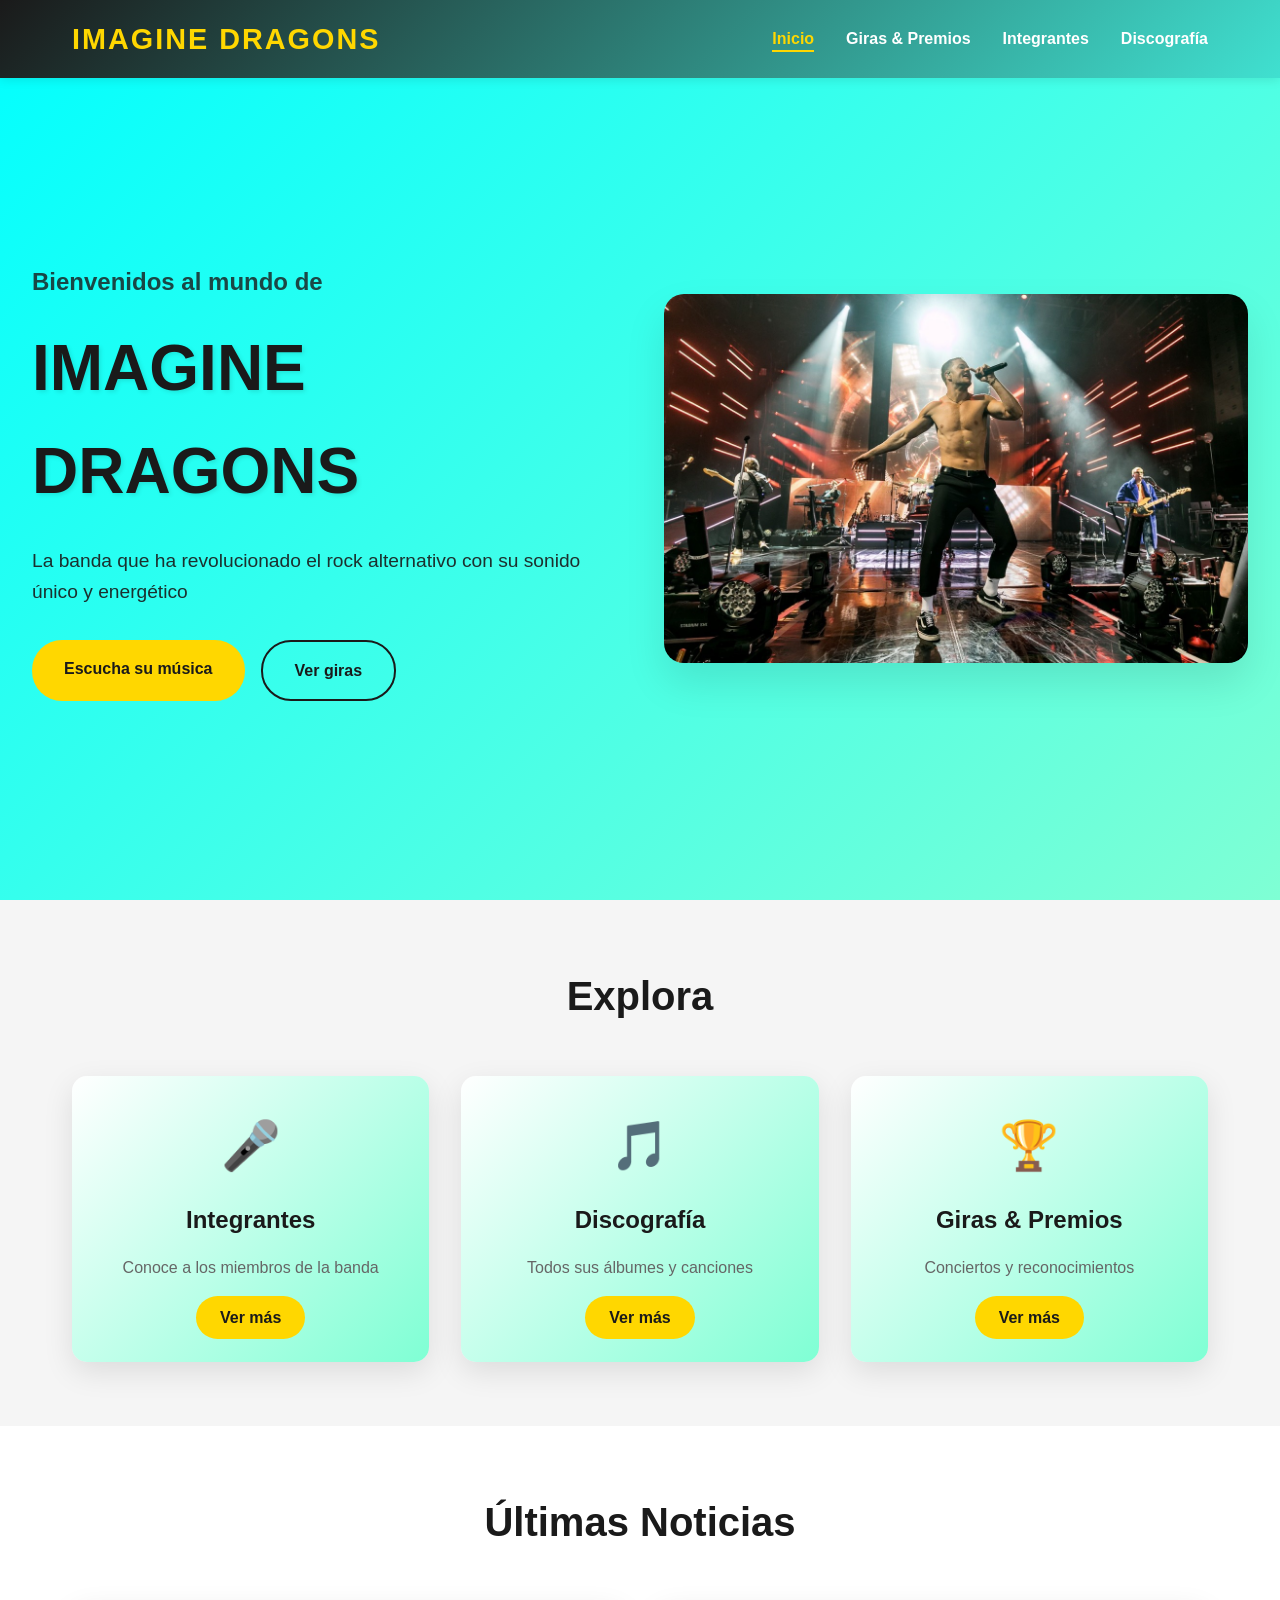
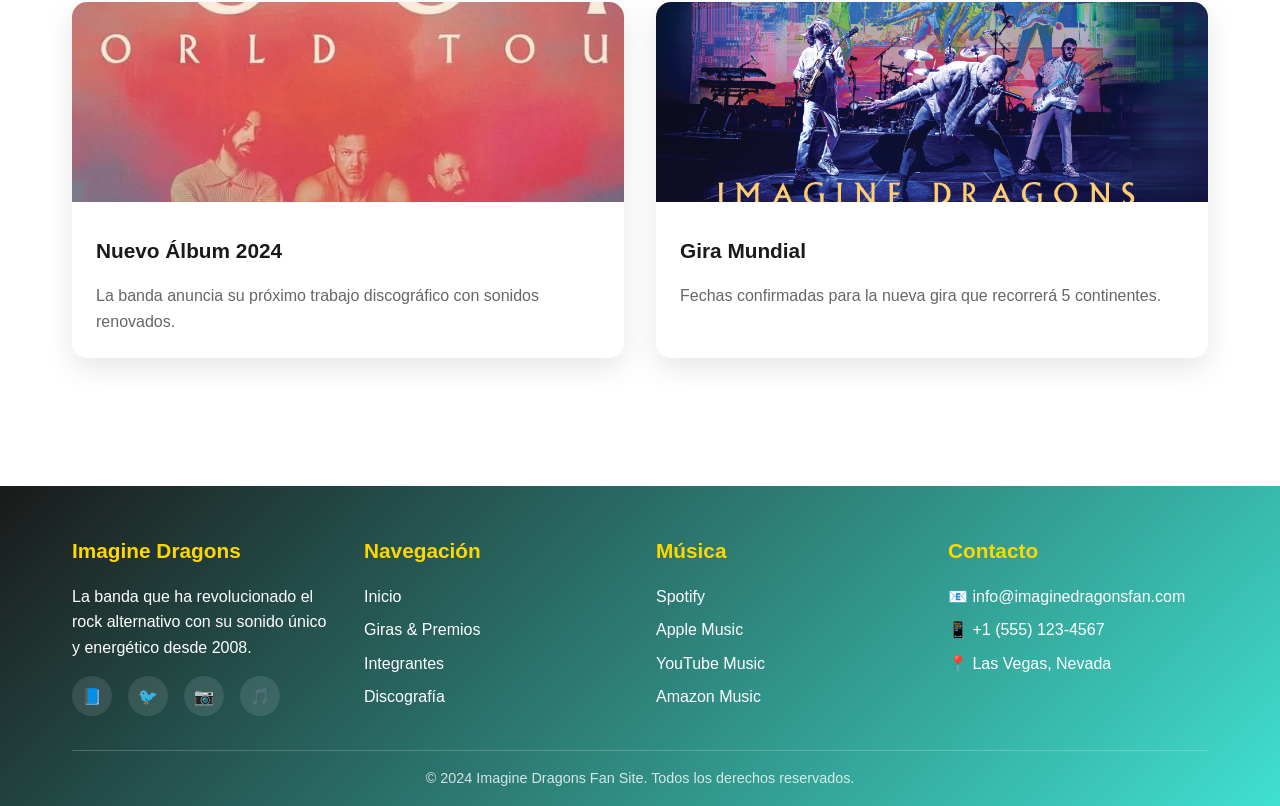
<file: Proyecto_Maquetado/index.html>
<!DOCTYPE html>
<html lang="es">
<head>
    <meta charset="UTF-8">
    <meta name="viewport" content="width=device-width, initial-scale=1.0">
    <title>Imagine Dragons - Página Oficial</title>
    <link rel="stylesheet" href="css/styles.css">
    <link rel="shortcut icon" href="imagenes/favicon.png">
</head>
<body>
    <header>
        <nav class="navbar">
            <div class="nav-container">
                <div class="logo">
                    <h1>IMAGINE DRAGONS</h1>
                </div>
                <ul class="nav-menu">
                    <li><a href="index.html" class="active">Inicio</a></li>
                    <li><a href="giras.html">Giras & Premios</a></li>
                    <li><a href="integrantes.html">Integrantes</a></li>
                    <li><a href="discografia.html">Discografía</a></li>
                </ul>
                <div class="hamburger">
                    <span></span>
                    <span></span>
                    <span></span>
                </div>
            </div>
        </nav>
    </header>

    <main>
        <section class="hero">
            <div class="hero-content">
                <h2>Bienvenidos al mundo de</h2>
                <h1>IMAGINE DRAGONS</h1>
                <p>La banda que ha revolucionado el rock alternativo con su sonido único y energético</p>
                <div class="hero-buttons">
                    <a href="discografia.html" class="btn btn-primary">Escucha su música</a>
                    <a href="giras.html" class="btn btn-secondary">Ver giras</a>
                </div>
            </div>
            <div class="hero-image">
                <img src="imagenes/Concierto.jpg">
            </div>
        </section>

        <section class="quick-nav">
            <div class="container">
                <h2>Explora</h2>
                <div class="nav-cards">
                    <div class="nav-card">
                        <div class="card-icon">🎤</div>
                        <h3>Integrantes</h3>
                        <p>Conoce a los miembros de la banda</p>
                        <a href="integrantes.html" class="card-link">Ver más</a>
                    </div>
                    <div class="nav-card">
                        <div class="card-icon">🎵</div>
                        <h3>Discografía</h3>
                        <p>Todos sus álbumes y canciones</p>
                        <a href="discografia.html" class="card-link">Ver más</a>
                    </div>
                    <div class="nav-card">
                        <div class="card-icon">🏆</div>
                        <h3>Giras & Premios</h3>
                        <p>Conciertos y reconocimientos</p>
                        <a href="giras.html" class="card-link">Ver más</a>
                    </div>
                </div>
            </div>
        </section>

        <section class="latest-news">
            <div class="container">
                <h2>Últimas Noticias</h2>
                <div class="news-grid">
                    <article class="news-item">
                        <img src="imagenes/album.webp">
                        <div class="news-content">
                            <h3>Nuevo Álbum 2024</h3>
                            <p>La banda anuncia su próximo trabajo discográfico con sonidos renovados.</p>
                        </div>
                    </article>
                    <article class="news-item">
                        <img src="imagenes/gira.png">
                        <div class="news-content">
                            <h3>Gira Mundial</h3>
                            <p>Fechas confirmadas para la nueva gira que recorrerá 5 continentes.</p>
                        </div>
                    </article>
                </div>
            </div>
        </section>
    </main>

    
    <footer class="footer">
        <div class="container">
            <div class="footer-content">
                <div class="footer-section">
                    <h3>Imagine Dragons</h3>
                    <p>La banda que ha revolucionado el rock alternativo con su sonido único y energético desde 2008.</p>
                    <div class="social-links">
                        <a href="#" class="social-link">📘</a>
                        <a href="#" class="social-link">🐦</a>
                        <a href="#" class="social-link">📷</a>
                        <a href="#" class="social-link">🎵</a>
                    </div>
                </div>
                <div class="footer-section">
                    <h3>Navegación</h3>
                    <ul>
                        <li><a href="index.html">Inicio</a></li>
                        <li><a href="giras.html">Giras & Premios</a></li>
                        <li><a href="integrantes.html">Integrantes</a></li>
                        <li><a href="discografia.html">Discografía</a></li>
                    </ul>
                </div>
                <div class="footer-section">
                    <h3>Música</h3>
                    <ul>
                        <li><a href="#">Spotify</a></li>
                        <li><a href="#">Apple Music</a></li>
                        <li><a href="#">YouTube Music</a></li>
                        <li><a href="#">Amazon Music</a></li>
                    </ul>
                </div>
                <div class="footer-section">
                    <h3>Contacto</h3>
                    <p>📧 info@imaginedragonsfan.com</p>
                    <p>📱 +1 (555) 123-4567</p>
                    <p>📍 Las Vegas, Nevada</p>
                </div>
            </div>
            <div class="footer-bottom">
                <p>&copy; 2024 Imagine Dragons Fan Site. Todos los derechos reservados.</p>
            </div>
        </div>
    </footer>

    <script>
        const hamburger = document.querySelector('.hamburger');
        const navMenu = document.querySelector('.nav-menu');

        hamburger.addEventListener('click', () => {
            hamburger.classList.toggle('active');
            navMenu.classList.toggle('active');
        });
    </script>
</body>
</html>
</file>
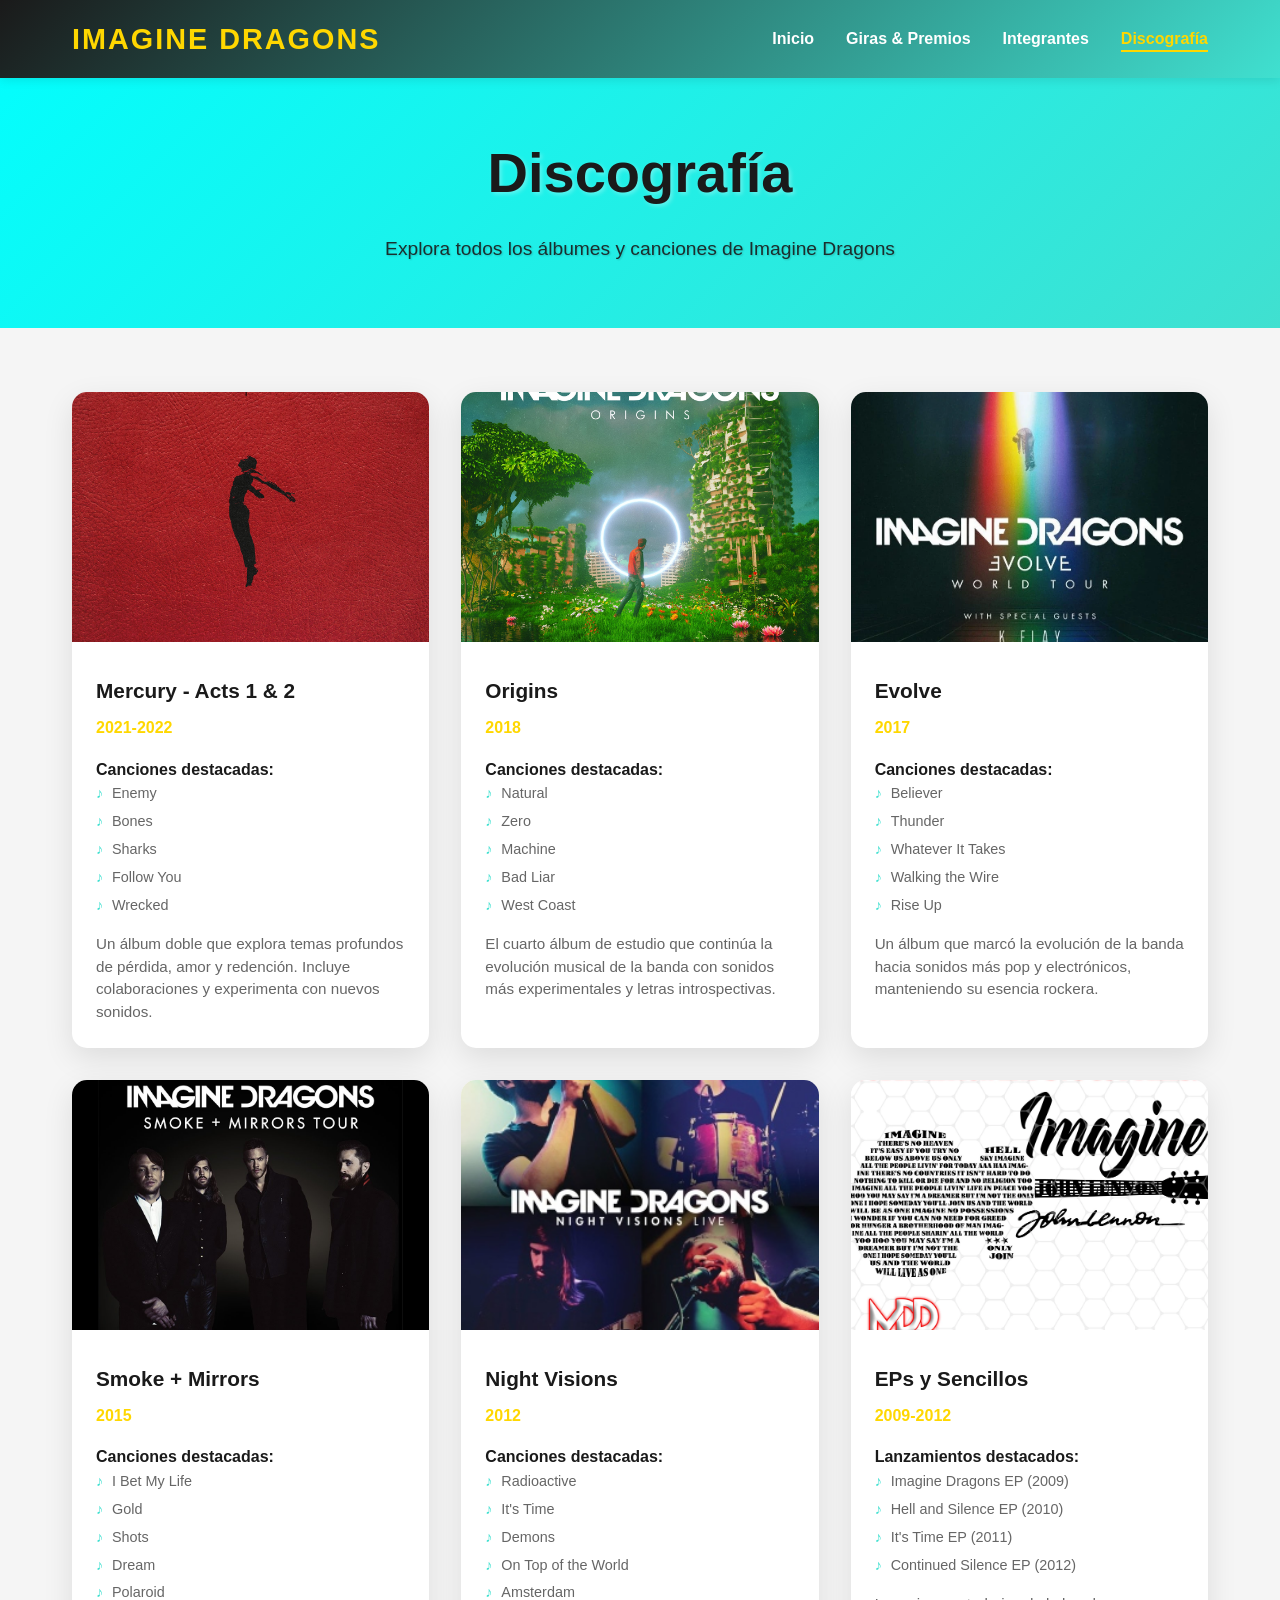
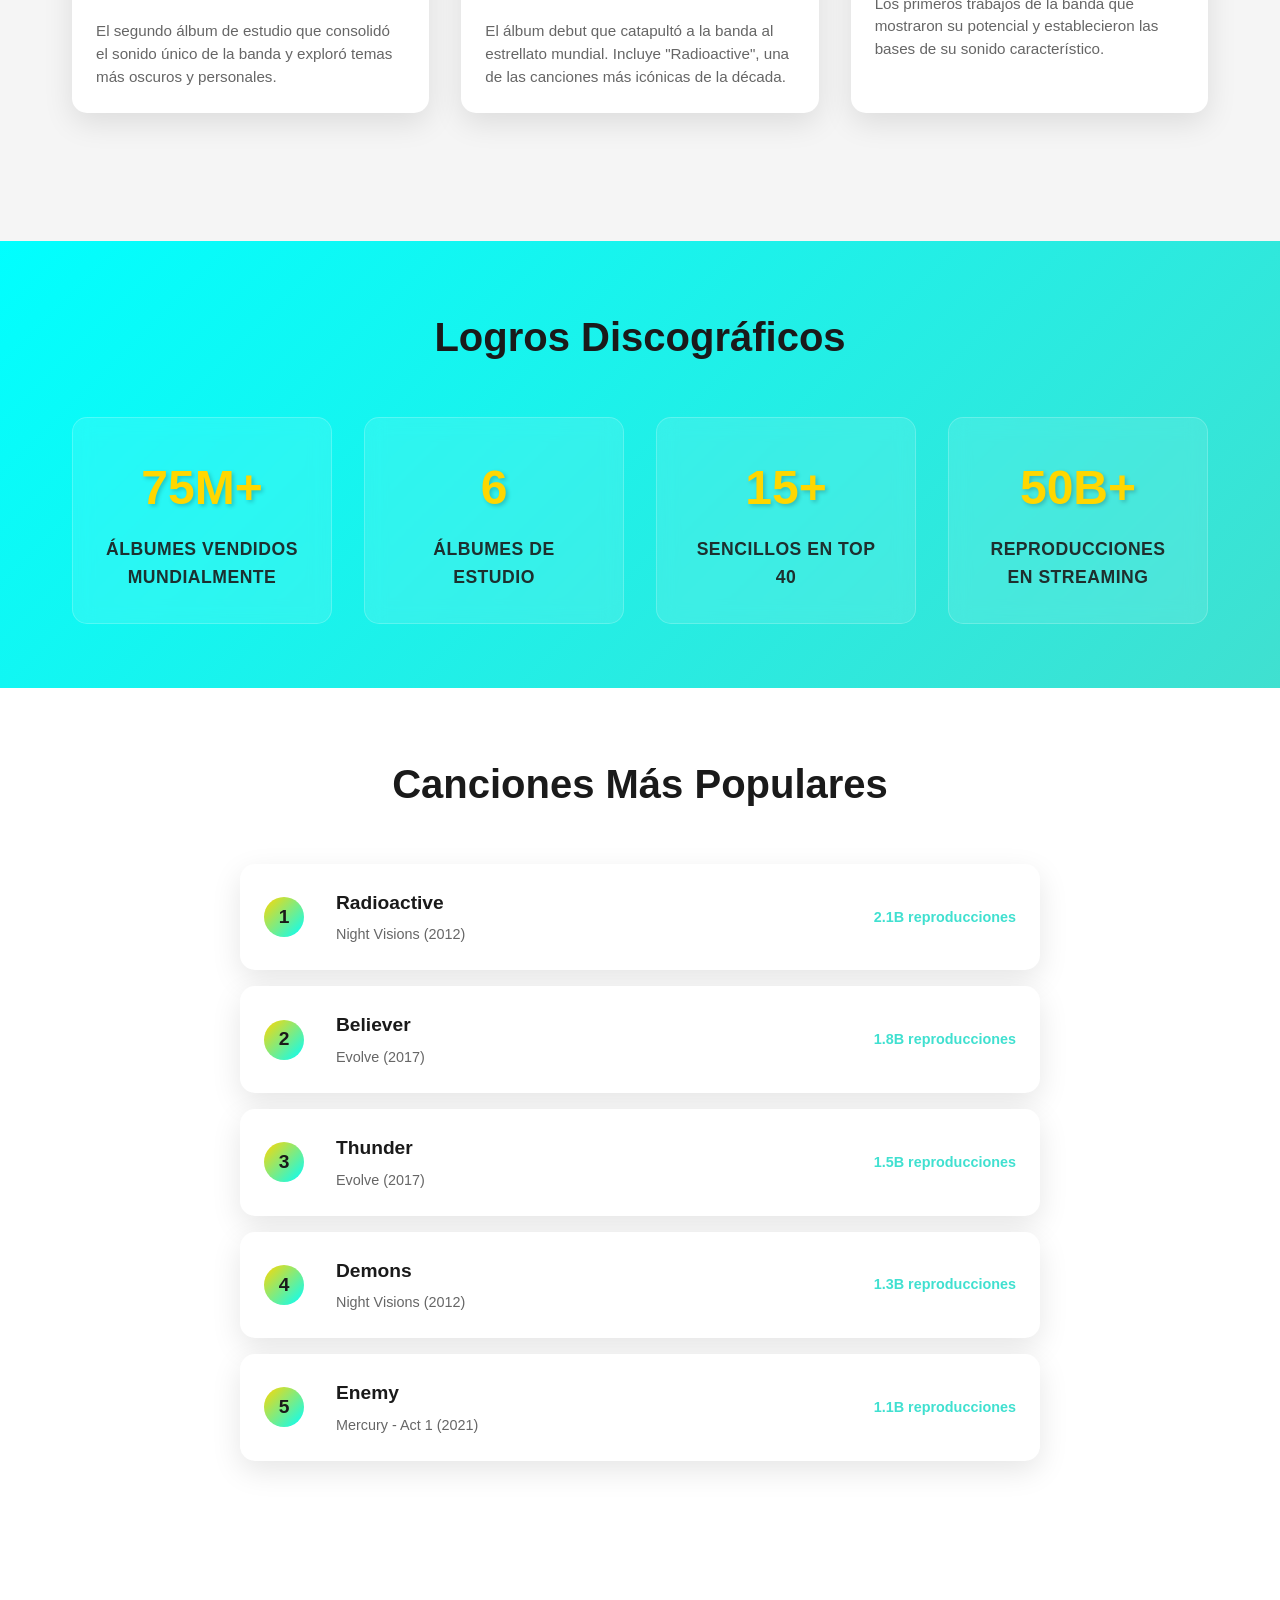
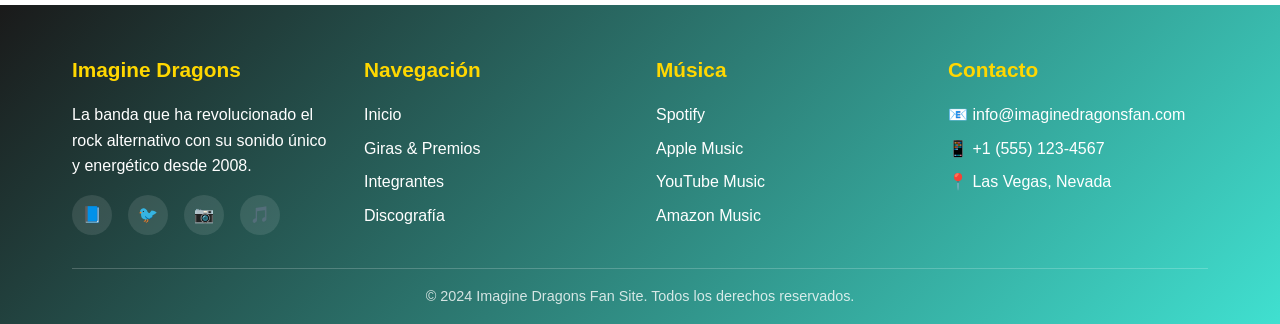
<file: Proyecto_Maquetado/discografia.html>
<!DOCTYPE html>
<html lang="es">
<head>
    <meta charset="UTF-8">
    <meta name="viewport" content="width=device-width, initial-scale=1.0">
    <title>Discografía - Imagine Dragons</title>
    <link rel="stylesheet" href="css/styles.css">
    <link rel="shortcut icon" href="imagenes/favicon.png">
</head>
<body>
    <header>
        <nav class="navbar">
            <div class="nav-container">
                <div class="logo">
                    <h1>IMAGINE DRAGONS</h1>
                </div>
                <ul class="nav-menu">
                    <li><a href="index.html">Inicio</a></li>
                    <li><a href="giras.html">Giras & Premios</a></li>
                    <li><a href="integrantes.html">Integrantes</a></li>
                    <li><a href="discografia.html" class="active">Discografía</a></li>
                </ul>
                <div class="hamburger">
                    <span></span>
                    <span></span>
                    <span></span>
                </div>
            </div>
        </nav>
    </header>

    <main>
        
        <section class="page-hero discografia-hero">
            <div class="container">
                <h1>Discografía</h1>
                <p>Explora todos los álbumes y canciones de Imagine Dragons</p>
            </div>
        </section>

        <section class="discography">
            <div class="container">
                <div class="albums-grid">
                    <div class="album-card">
                        <div class="album-cover">
                            <img src="imagenes/mercury.jpg" alt="Mercury - Acts 1 & 2">
                        </div>
                        <div class="album-info">
                            <h3>Mercury - Acts 1 & 2</h3>
                            <p class="album-year">2021-2022</p>
                            <div class="album-details">
                                <p><strong>Canciones destacadas:</strong></p>
                                <ul class="track-list">
                                    <li>Enemy</li>
                                    <li>Bones</li>
                                    <li>Sharks</li>
                                    <li>Follow You</li>
                                    <li>Wrecked</li>
                                </ul>
                            </div>
                            <div class="album-description">
                                <p>Un álbum doble que explora temas profundos de pérdida, amor y redención. Incluye colaboraciones y experimenta con nuevos sonidos.</p>
                            </div>
                        </div>
                    </div>

                    <div class="album-card">
                        <div class="album-cover">
                            <img src="imagenes/origins.jpg" alt="Origins">
                        </div>
                        <div class="album-info">
                            <h3>Origins</h3>
                            <p class="album-year">2018</p>
                            <div class="album-details">
                                <p><strong>Canciones destacadas:</strong></p>
                                <ul class="track-list">
                                    <li>Natural</li>
                                    <li>Zero</li>
                                    <li>Machine</li>
                                    <li>Bad Liar</li>
                                    <li>West Coast</li>
                                </ul>
                            </div>
                            <div class="album-description">
                                <p>El cuarto álbum de estudio que continúa la evolución musical de la banda con sonidos más experimentales y letras introspectivas.</p>
                            </div>
                        </div>
                    </div>

                    <div class="album-card">
                        <div class="album-cover">
                            <img src="imagenes/evolve.webp" alt="Evolve">
                        </div>
                        <div class="album-info">
                            <h3>Evolve</h3>
                            <p class="album-year">2017</p>
                            <div class="album-details">
                                <p><strong>Canciones destacadas:</strong></p>
                                <ul class="track-list">
                                    <li>Believer</li>
                                    <li>Thunder</li>
                                    <li>Whatever It Takes</li>
                                    <li>Walking the Wire</li>
                                    <li>Rise Up</li>
                                </ul>
                            </div>
                            <div class="album-description">
                                <p>Un álbum que marcó la evolución de la banda hacia sonidos más pop y electrónicos, manteniendo su esencia rockera.</p>
                            </div>
                        </div>
                    </div>

                    <div class="album-card">
                        <div class="album-cover">
                            <img src="imagenes/mirrors.jpg" alt="Smoke + Mirrors">
                        </div>
                        <div class="album-info">
                            <h3>Smoke + Mirrors</h3>
                            <p class="album-year">2015</p>
                            <div class="album-details">
                                <p><strong>Canciones destacadas:</strong></p>
                                <ul class="track-list">
                                    <li>I Bet My Life</li>
                                    <li>Gold</li>
                                    <li>Shots</li>
                                    <li>Dream</li>
                                    <li>Polaroid</li>
                                </ul>
                            </div>
                            <div class="album-description">
                                <p>El segundo álbum de estudio que consolidó el sonido único de la banda y exploró temas más oscuros y personales.</p>
                            </div>
                        </div>
                    </div>

                    <div class="album-card">
                        <div class="album-cover">
                            <img src="imagenes/night.jpg" alt="Night Visions">
                        </div>
                        <div class="album-info">
                            <h3>Night Visions</h3>
                            <p class="album-year">2012</p>
                            <div class="album-details">
                                <p><strong>Canciones destacadas:</strong></p>
                                <ul class="track-list">
                                    <li>Radioactive</li>
                                    <li>It's Time</li>
                                    <li>Demons</li>
                                    <li>On Top of the World</li>
                                    <li>Amsterdam</li>
                                </ul>
                            </div>
                            <div class="album-description">
                                <p>El álbum debut que catapultó a la banda al estrellato mundial. Incluye "Radioactive", una de las canciones más icónicas de la década.</p>
                            </div>
                        </div>
                    </div>

                    <div class="album-card">
                        <div class="album-cover">
                            <img src="imagenes/ep.webp" alt="EPs Collection">
                        </div>
                        <div class="album-info">
                            <h3>EPs y Sencillos</h3>
                            <p class="album-year">2009-2012</p>
                            <div class="album-details">
                                <p><strong>Lanzamientos destacados:</strong></p>
                                <ul class="track-list">
                                    <li>Imagine Dragons EP (2009)</li>
                                    <li>Hell and Silence EP (2010)</li>
                                    <li>It's Time EP (2011)</li>
                                    <li>Continued Silence EP (2012)</li>
                                </ul>
                            </div>
                            <div class="album-description">
                                <p>Los primeros trabajos de la banda que mostraron su potencial y establecieron las bases de su sonido característico.</p>
                            </div>
                        </div>
                    </div>
                </div>
            </div>
        </section>

        <section class="stats">
            <div class="container">
                <h2>Logros Discográficos</h2>
                <div class="stats-grid">
                    <div class="stat-item">
                        <div class="stat-number">75M+</div>
                        <div class="stat-label">Álbumes vendidos mundialmente</div>
                    </div>
                    <div class="stat-item">
                        <div class="stat-number">6</div>
                        <div class="stat-label">Álbumes de estudio</div>
                    </div>
                    <div class="stat-item">
                        <div class="stat-number">15+</div>
                        <div class="stat-label">Sencillos en Top 40</div>
                    </div>
                    <div class="stat-item">
                        <div class="stat-number">50B+</div>
                        <div class="stat-label">Reproducciones en streaming</div>
                    </div>
                </div>
            </div>
        </section>

        <section class="top-songs">
            <div class="container">
                <h2>Canciones Más Populares</h2>
                <div class="songs-list">
                    <div class="song-item">
                        <div class="song-rank">1</div>
                        <div class="song-info">
                            <h4>Radioactive</h4>
                            <p>Night Visions (2012)</p>
                        </div>
                        <div class="song-stats">
                            <span>2.1B reproducciones</span>
                        </div>
                    </div>
                    <div class="song-item">
                        <div class="song-rank">2</div>
                        <div class="song-info">
                            <h4>Believer</h4>
                            <p>Evolve (2017)</p>
                        </div>
                        <div class="song-stats">
                            <span>1.8B reproducciones</span>
                        </div>
                    </div>
                    <div class="song-item">
                        <div class="song-rank">3</div>
                        <div class="song-info">
                            <h4>Thunder</h4>
                            <p>Evolve (2017)</p>
                        </div>
                        <div class="song-stats">
                            <span>1.5B reproducciones</span>
                        </div>
                    </div>
                    <div class="song-item">
                        <div class="song-rank">4</div>
                        <div class="song-info">
                            <h4>Demons</h4>
                            <p>Night Visions (2012)</p>
                        </div>
                        <div class="song-stats">
                            <span>1.3B reproducciones</span>
                        </div>
                    </div>
                    <div class="song-item">
                        <div class="song-rank">5</div>
                        <div class="song-info">
                            <h4>Enemy</h4>
                            <p>Mercury - Act 1 (2021)</p>
                        </div>
                        <div class="song-stats">
                            <span>1.1B reproducciones</span>
                        </div>
                    </div>
                </div>
            </div>
        </section>
    </main>

    
    <footer class="footer">
        <div class="container">
            <div class="footer-content">
                <div class="footer-section">
                    <h3>Imagine Dragons</h3>
                    <p>La banda que ha revolucionado el rock alternativo con su sonido único y energético desde 2008.</p>
                    <div class="social-links">
                        <a href="#" class="social-link">📘</a>
                        <a href="#" class="social-link">🐦</a>
                        <a href="#" class="social-link">📷</a>
                        <a href="#" class="social-link">🎵</a>
                    </div>
                </div>
                <div class="footer-section">
                    <h3>Navegación</h3>
                    <ul>
                        <li><a href="index.html">Inicio</a></li>
                        <li><a href="giras.html">Giras & Premios</a></li>
                        <li><a href="integrantes.html">Integrantes</a></li>
                        <li><a href="discografia.html">Discografía</a></li>
                    </ul>
                </div>
                <div class="footer-section">
                    <h3>Música</h3>
                    <ul>
                        <li><a href="#">Spotify</a></li>
                        <li><a href="#">Apple Music</a></li>
                        <li><a href="#">YouTube Music</a></li>
                        <li><a href="#">Amazon Music</a></li>
                    </ul>
                </div>
                <div class="footer-section">
                    <h3>Contacto</h3>
                    <p>📧 info@imaginedragonsfan.com</p>
                    <p>📱 +1 (555) 123-4567</p>
                    <p>📍 Las Vegas, Nevada</p>
                </div>
            </div>
            <div class="footer-bottom">
                <p>&copy; 2024 Imagine Dragons Fan Site. Todos los derechos reservados.</p>
            </div>
        </div>
    </footer>

    <script>
        const hamburger = document.querySelector('.hamburger');
        const navMenu = document.querySelector('.nav-menu');

        hamburger.addEventListener('click', () => {
            hamburger.classList.toggle('active');
            navMenu.classList.toggle('active');
        });
    </script>
</body>
</html>
</file>
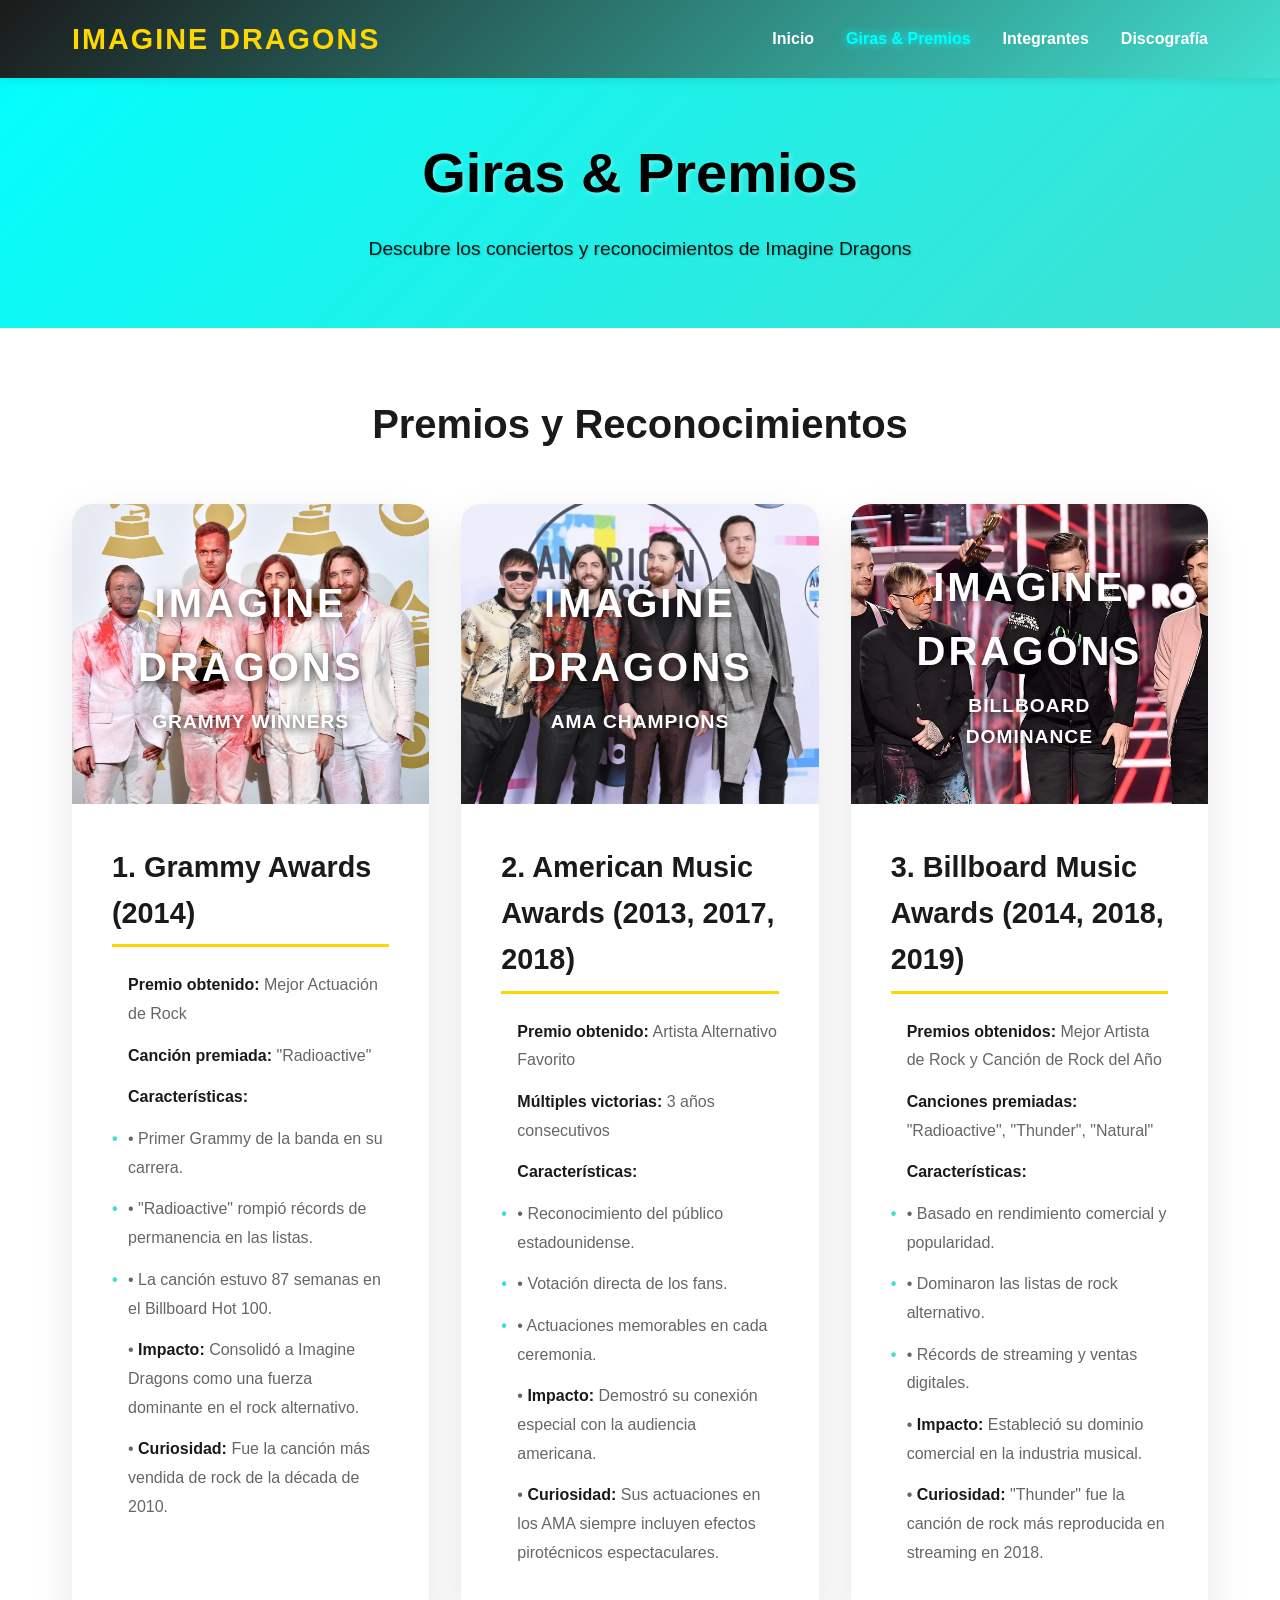
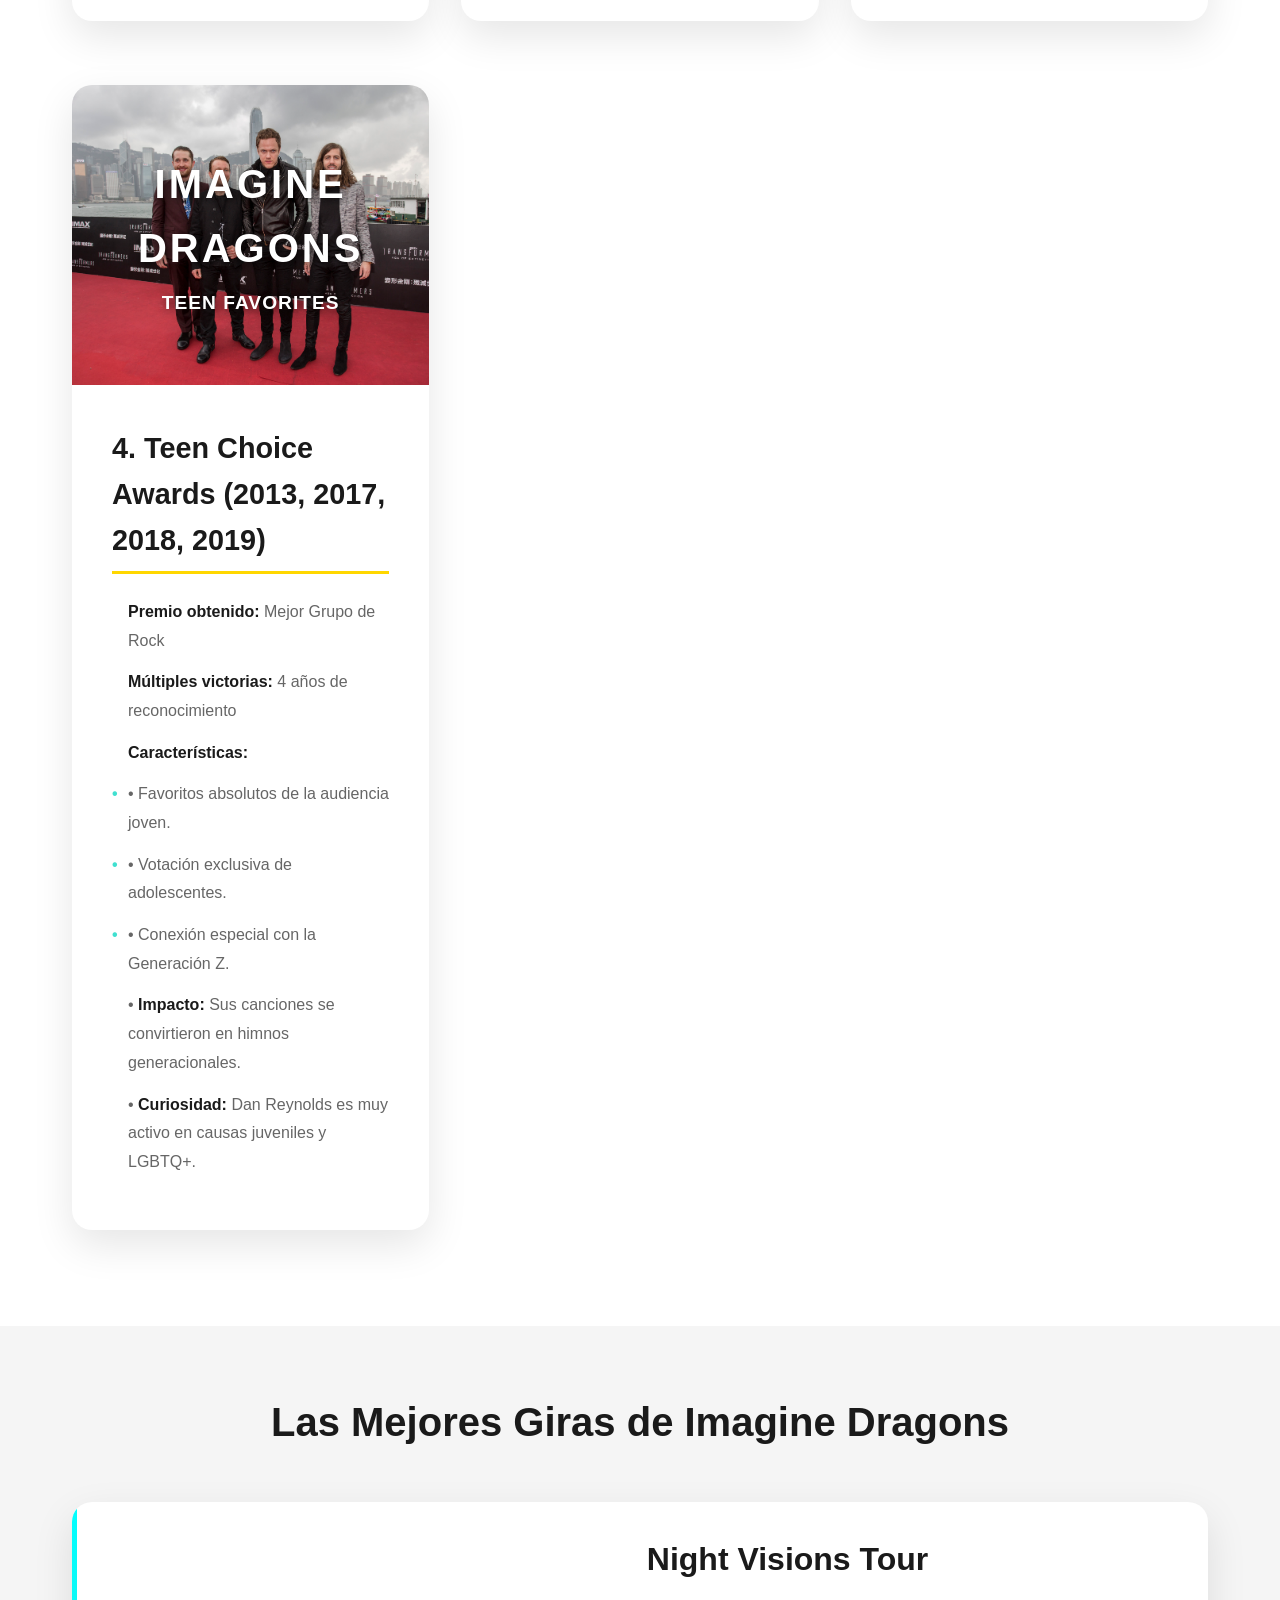
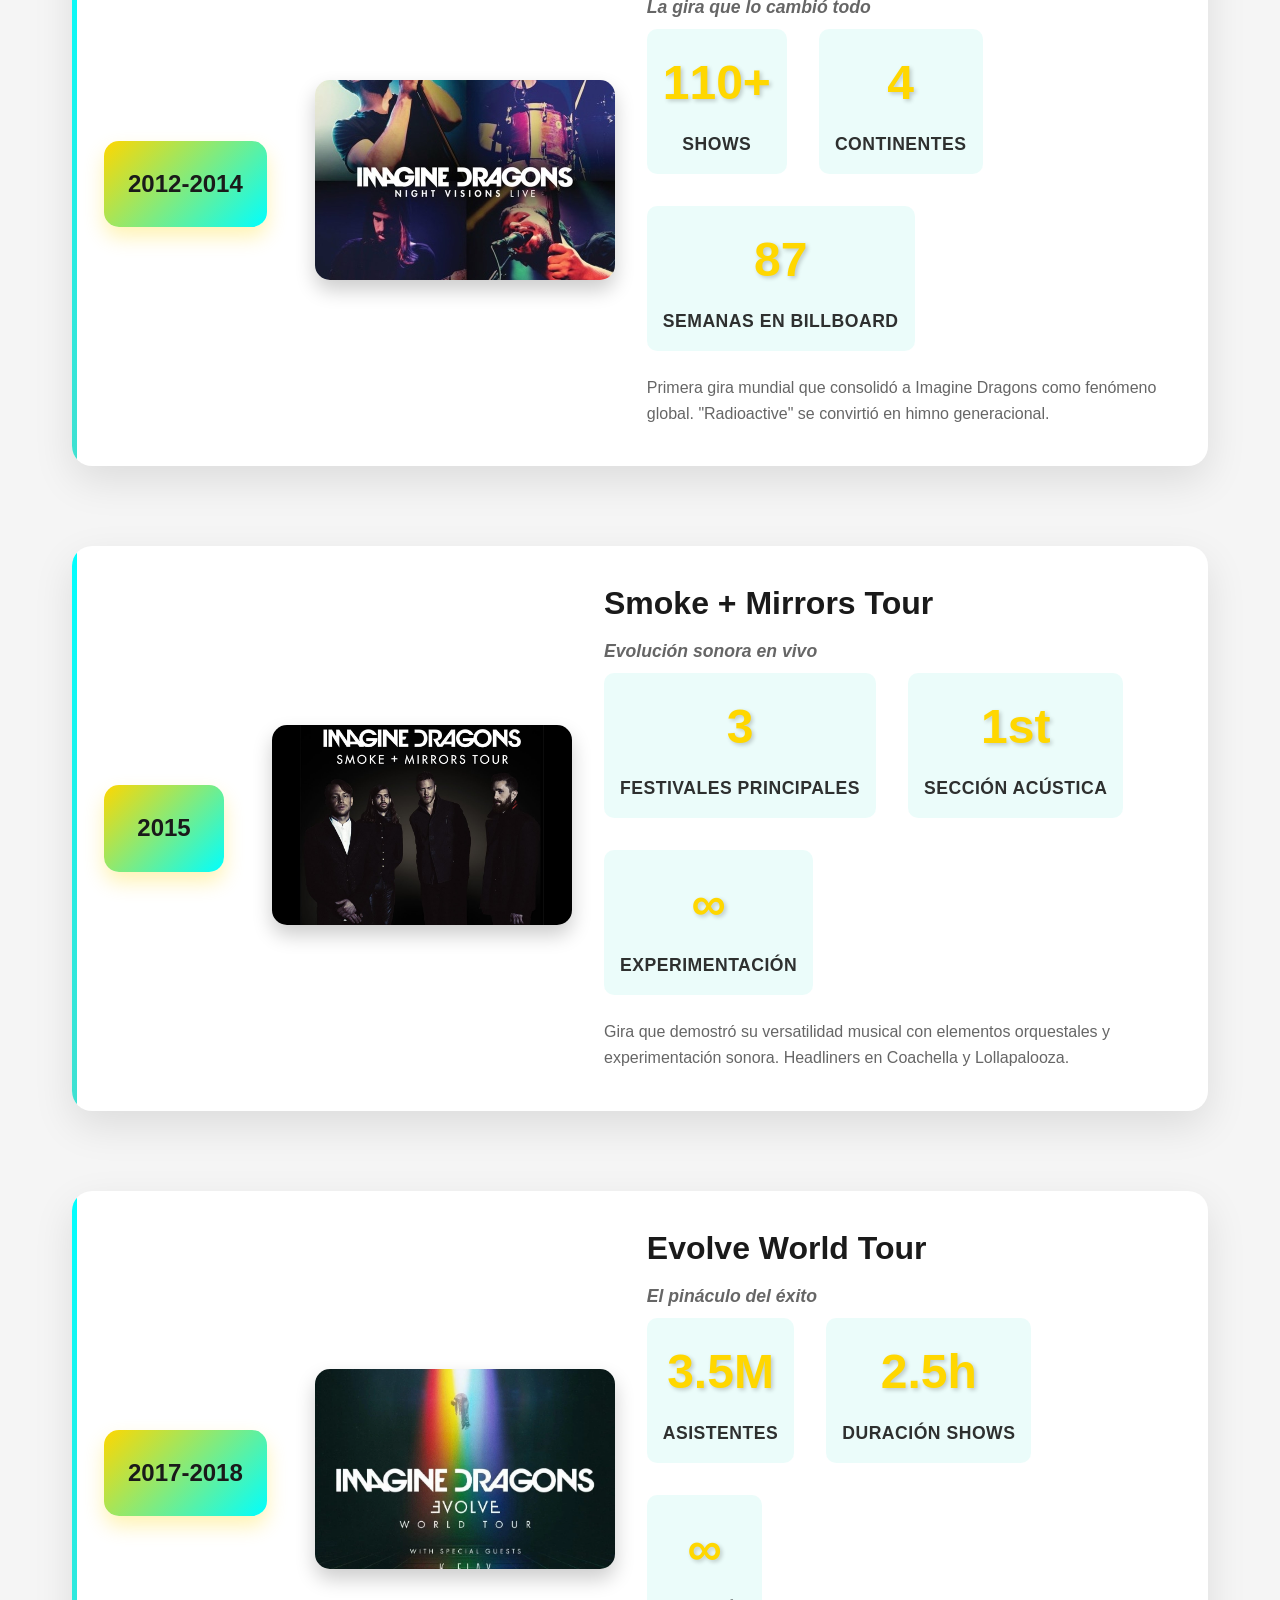
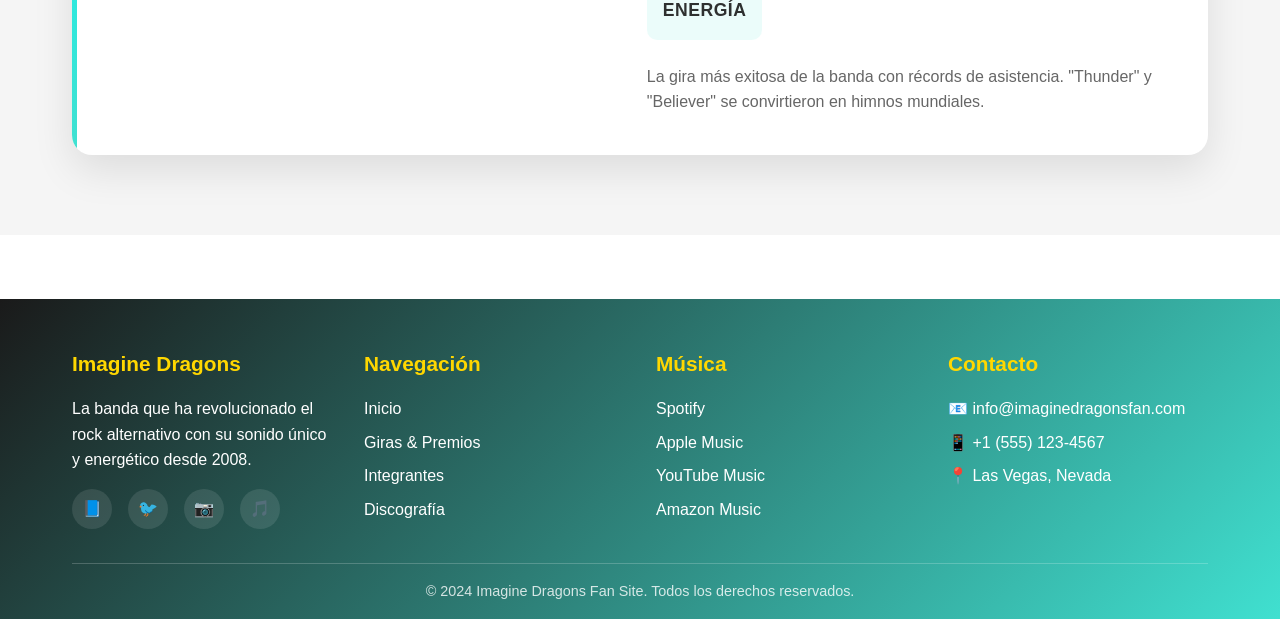
<file: Proyecto_Maquetado/giras.html>
<!DOCTYPE html>
<html lang="es">
<head>
    <meta charset="UTF-8">
    <meta name="viewport" content="width=device-width, initial-scale=1.0">
    <title>Giras & Premios - Imagine Dragons</title>
    <link rel="stylesheet" href="css/styles.css">
     <link rel="shortcut icon" href="imagenes/favicon.png">
</head>
<body>
    <header>
        <nav class="navbar">
            <div class="nav-container">
                <div class="logo">
                    <h1>IMAGINE DRAGONS</h1>
                </div>
                <ul class="nav-menu">
                    <li><a href="index.html">Inicio</a></li>
                    <li><a href="giras.html" class="giras-active">Giras & Premios</a></li>
                    <li><a href="integrantes.html">Integrantes</a></li>
                    <li><a href="discografia.html">Discografía</a></li>
                </ul>
                <div class="hamburger">
                    <span></span>
                    <span></span>
                    <span></span>
                </div>
            </div>
        </nav>
    </header>

    <main>
        <section class="page-hero giras-hero">
            <div class="container">
                <h1>Giras & Premios</h1>
                <p>Descubre los conciertos y reconocimientos de Imagine Dragons</p>
            </div>
        </section>
        <section class="awards">
            <div class="container">
                <h2>Premios y Reconocimientos</h2>
                <div class="awards-grid">
                    <div class="award-card">
                        <div class="award-card-image">
                            <img src="imagenes/grammy14.jpg" alt="Grammy Awards">
                            <div class="award-card-overlay">
                                <h3>IMAGINE DRAGONS</h3>
                                <p>GRAMMY WINNERS</p>
                            </div>
                        </div>
                        <div class="award-card-content">
                            <h4>1. Grammy Awards (2014)</h4>
                            <ul>
                                <li><strong>Premio obtenido:</strong> Mejor Actuación de Rock</li>
                                <li><strong>Canción premiada:</strong> "Radioactive"</li>
                                <li><strong>Características:</strong></li>
                                <li>• Primer Grammy de la banda en su carrera.</li>
                                <li>• "Radioactive" rompió récords de permanencia en las listas.</li>
                                <li>• La canción estuvo 87 semanas en el Billboard Hot 100.</li>
                                <li>• <strong>Impacto:</strong> Consolidó a Imagine Dragons como una fuerza dominante en el rock alternativo.</li>
                                <li>• <strong>Curiosidad:</strong> Fue la canción más vendida de rock de la década de 2010.</li>
                            </ul>
                        </div>
                    </div>

                    <div class="award-card">
                        <div class="award-card-image">
                            <img src="imagenes/american.webp" alt="American Music Awards">
                            <div class="award-card-overlay">
                                <h3>IMAGINE DRAGONS</h3>
                                <p>AMA CHAMPIONS</p>
                            </div>
                        </div>
                        <div class="award-card-content">
                            <h4>2. American Music Awards (2013, 2017, 2018)</h4>
                            <ul>
                                <li><strong>Premio obtenido:</strong> Artista Alternativo Favorito</li>
                                <li><strong>Múltiples victorias:</strong> 3 años consecutivos</li>
                                <li><strong>Características:</strong></li>
                                <li>• Reconocimiento del público estadounidense.</li>
                                <li>• Votación directa de los fans.</li>
                                <li>• Actuaciones memorables en cada ceremonia.</li>
                                <li>• <strong>Impacto:</strong> Demostró su conexión especial con la audiencia americana.</li>
                                <li>• <strong>Curiosidad:</strong> Sus actuaciones en los AMA siempre incluyen efectos pirotécnicos espectaculares.</li>
                            </ul>
                        </div>
                    </div>

                    <div class="award-card">
                        <div class="award-card-image">
                            <img src="imagenes/billboard.webp" alt="Billboard Music Awards">
                            <div class="award-card-overlay">
                                <h3>IMAGINE DRAGONS</h3>
                                <p>BILLBOARD DOMINANCE</p>
                            </div>
                        </div>
                        <div class="award-card-content">
                            <h4>3. Billboard Music Awards (2014, 2018, 2019)</h4>
                            <ul>
                                <li><strong>Premios obtenidos:</strong> Mejor Artista de Rock y Canción de Rock del Año</li>
                                <li><strong>Canciones premiadas:</strong> "Radioactive", "Thunder", "Natural"</li>
                                <li><strong>Características:</strong></li>
                                <li>• Basado en rendimiento comercial y popularidad.</li>
                                <li>• Dominaron las listas de rock alternativo.</li>
                                <li>• Récords de streaming y ventas digitales.</li>
                                <li>• <strong>Impacto:</strong> Estableció su dominio comercial en la industria musical.</li>
                                <li>• <strong>Curiosidad:</strong> "Thunder" fue la canción de rock más reproducida en streaming en 2018.</li>
                            </ul>
                        </div>
                    </div>

                    <div class="award-card">
                        <div class="award-card-image">
                            <img src="imagenes/TeenChoicee.jpg" alt="Teen Choice Awards">
                            <div class="award-card-overlay">
                                <h3>IMAGINE DRAGONS</h3>
                                <p>TEEN FAVORITES</p>
                            </div>
                        </div>
                        <div class="award-card-content">
                            <h4>4. Teen Choice Awards (2013, 2017, 2018, 2019)</h4>
                            <ul>
                                <li><strong>Premio obtenido:</strong> Mejor Grupo de Rock</li>
                                <li><strong>Múltiples victorias:</strong> 4 años de reconocimiento</li>
                                <li><strong>Características:</strong></li>
                                <li>• Favoritos absolutos de la audiencia joven.</li>
                                <li>• Votación exclusiva de adolescentes.</li>
                                <li>• Conexión especial con la Generación Z.</li>
                                <li>• <strong>Impacto:</strong> Sus canciones se convirtieron en himnos generacionales.</li>
                                <li>• <strong>Curiosidad:</strong> Dan Reynolds es muy activo en causas juveniles y LGBTQ+.</li>
                            </ul>
                        </div>
                    </div>
                </div>
            </div>
        </section>

        <section class="tour-history">
            <div class="container">
                <h2>Las Mejores Giras de Imagine Dragons</h2>
                <div class="tour-timeline">
                    <div class="tour-item">
                        <div class="tour-year">2012-2014</div>
                        <div class="tour-content">
                            <div class="tour-image">
                                <img src="imagenes/night.jpg" alt="Night Visions Tour">
                            </div>
                            <div class="tour-info">
                                <h3>Night Visions Tour</h3>
                                <p class="tour-subtitle">La gira que lo cambió todo</p>
                                <div class="tour-details">
                                    <div class="tour-stat">
                                        <span class="stat-number">110+</span>
                                        <span class="stat-label">Shows</span>
                                    </div>
                                    <div class="tour-stat">
                                        <span class="stat-number">4</span>
                                        <span class="stat-label">Continentes</span>
                                    </div>
                                    <div class="tour-stat">
                                        <span class="stat-number">87</span>
                                        <span class="stat-label">Semanas en Billboard</span>
                                    </div>
                                </div>
                                <p class="tour-description">Primera gira mundial que consolidó a Imagine Dragons como fenómeno global. "Radioactive" se convirtió en himno generacional.</p>
                            </div>
                        </div>
                    </div>

                    <div class="tour-item">
                        <div class="tour-year">2015</div>
                        <div class="tour-content">
                            <div class="tour-image">
                                <img src="imagenes/mirrors.jpg" alt="Smoke + Mirrors Tour">
                            </div>
                            <div class="tour-info">
                                <h3>Smoke + Mirrors Tour</h3>
                                <p class="tour-subtitle">Evolución sonora en vivo</p>
                                <div class="tour-details">
                                    <div class="tour-stat">
                                        <span class="stat-number">3</span>
                                        <span class="stat-label">Festivales Principales</span>
                                    </div>
                                    <div class="tour-stat">
                                        <span class="stat-number">1st</span>
                                        <span class="stat-label">Sección Acústica</span>
                                    </div>
                                    <div class="tour-stat">
                                        <span class="stat-number">∞</span>
                                        <span class="stat-label">Experimentación</span>
                                    </div>
                                </div>
                                <p class="tour-description">Gira que demostró su versatilidad musical con elementos orquestales y experimentación sonora. Headliners en Coachella y Lollapalooza.</p>
                            </div>
                        </div>
                    </div>

                    <div class="tour-item">
                        <div class="tour-year">2017-2018</div>
                        <div class="tour-content">
                            <div class="tour-image">
                                <img src="imagenes/evolve.webp" alt="Evolve World Tour">
                            </div>
                            <div class="tour-info">
                                <h3>Evolve World Tour</h3>
                                <p class="tour-subtitle">El pináculo del éxito</p>
                                <div class="tour-details">
                                    <div class="tour-stat">
                                        <span class="stat-number">3.5M</span>
                                        <span class="stat-label">Asistentes</span>
                                    </div>
                                    <div class="tour-stat">
                                        <span class="stat-number">2.5h</span>
                                        <span class="stat-label">Duración Shows</span>
                                    </div>
                                    <div class="tour-stat">
                                        <span class="stat-number">∞</span>
                                        <span class="stat-label">Energía</span>
                                    </div>
                                </div>
                                <p class="tour-description">La gira más exitosa de la banda con récords de asistencia. "Thunder" y "Believer" se convirtieron en himnos mundiales.</p>
                            </div>
                        </div>
                    </div>
                </div>
            </div>
        </section>
    </main>

    
    <footer class="footer">
        <div class="container">
            <div class="footer-content">
                <div class="footer-section">
                    <h3>Imagine Dragons</h3>
                    <p>La banda que ha revolucionado el rock alternativo con su sonido único y energético desde 2008.</p>
                    <div class="social-links">
                        <a href="#" class="social-link">📘</a>
                        <a href="#" class="social-link">🐦</a>
                        <a href="#" class="social-link">📷</a>
                        <a href="#" class="social-link">🎵</a>
                    </div>
                </div>
                <div class="footer-section">
                    <h3>Navegación</h3>
                    <ul>
                        <li><a href="index.html">Inicio</a></li>
                        <li><a href="giras.html">Giras & Premios</a></li>
                        <li><a href="integrantes.html">Integrantes</a></li>
                        <li><a href="discografia.html">Discografía</a></li>
                    </ul>
                </div>
                <div class="footer-section">
                    <h3>Música</h3>
                    <ul>
                        <li><a href="#">Spotify</a></li>
                        <li><a href="#">Apple Music</a></li>
                        <li><a href="#">YouTube Music</a></li>
                        <li><a href="#">Amazon Music</a></li>
                    </ul>
                </div>
                <div class="footer-section">
                    <h3>Contacto</h3>
                    <p>📧 info@imaginedragonsfan.com</p>
                    <p>📱 +1 (555) 123-4567</p>
                    <p>📍 Las Vegas, Nevada</p>
                </div>
            </div>
            <div class="footer-bottom">
                <p>&copy; 2024 Imagine Dragons Fan Site. Todos los derechos reservados.</p>
            </div>
        </div>
    </footer>

    <script>
        const hamburger = document.querySelector('.hamburger');
        const navMenu = document.querySelector('.nav-menu');

        hamburger.addEventListener('click', () => {
            hamburger.classList.toggle('active');
            navMenu.classList.toggle('active');
        });
    </script>
</body>
</html>
</file>
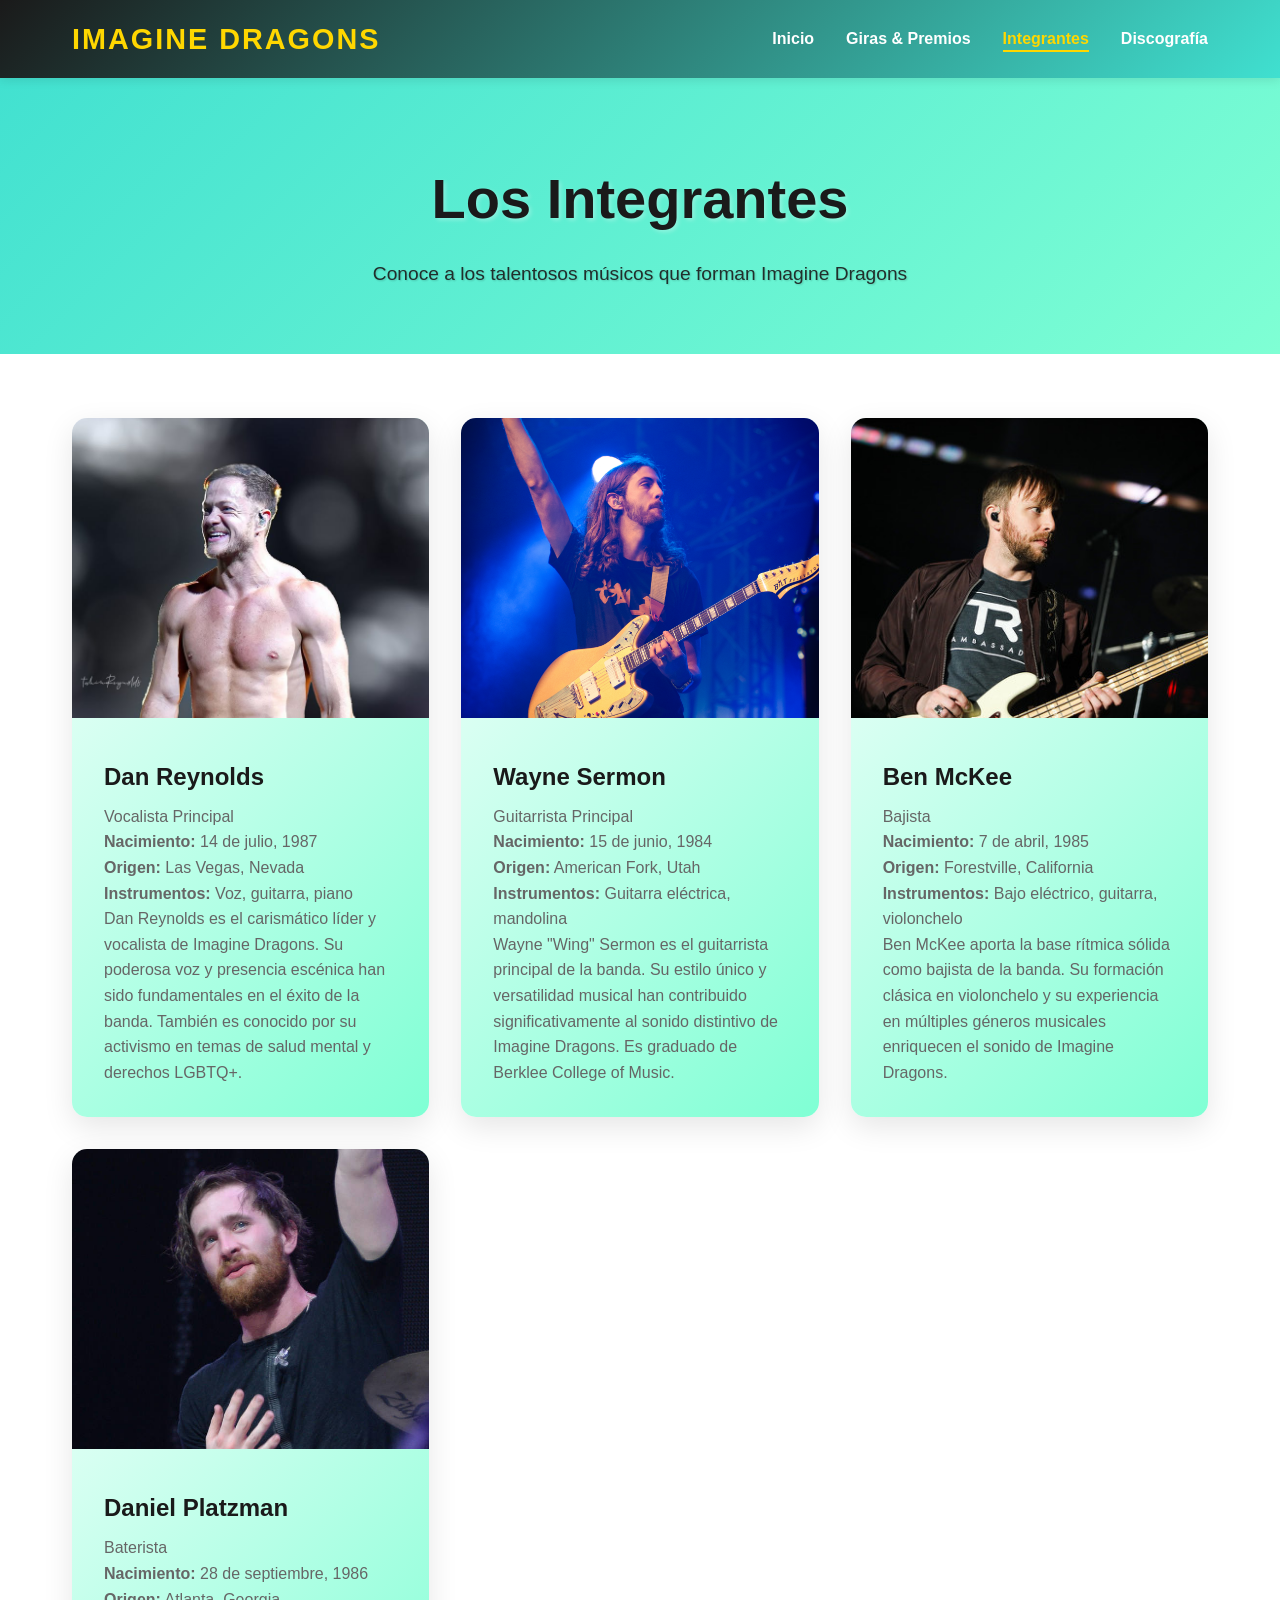
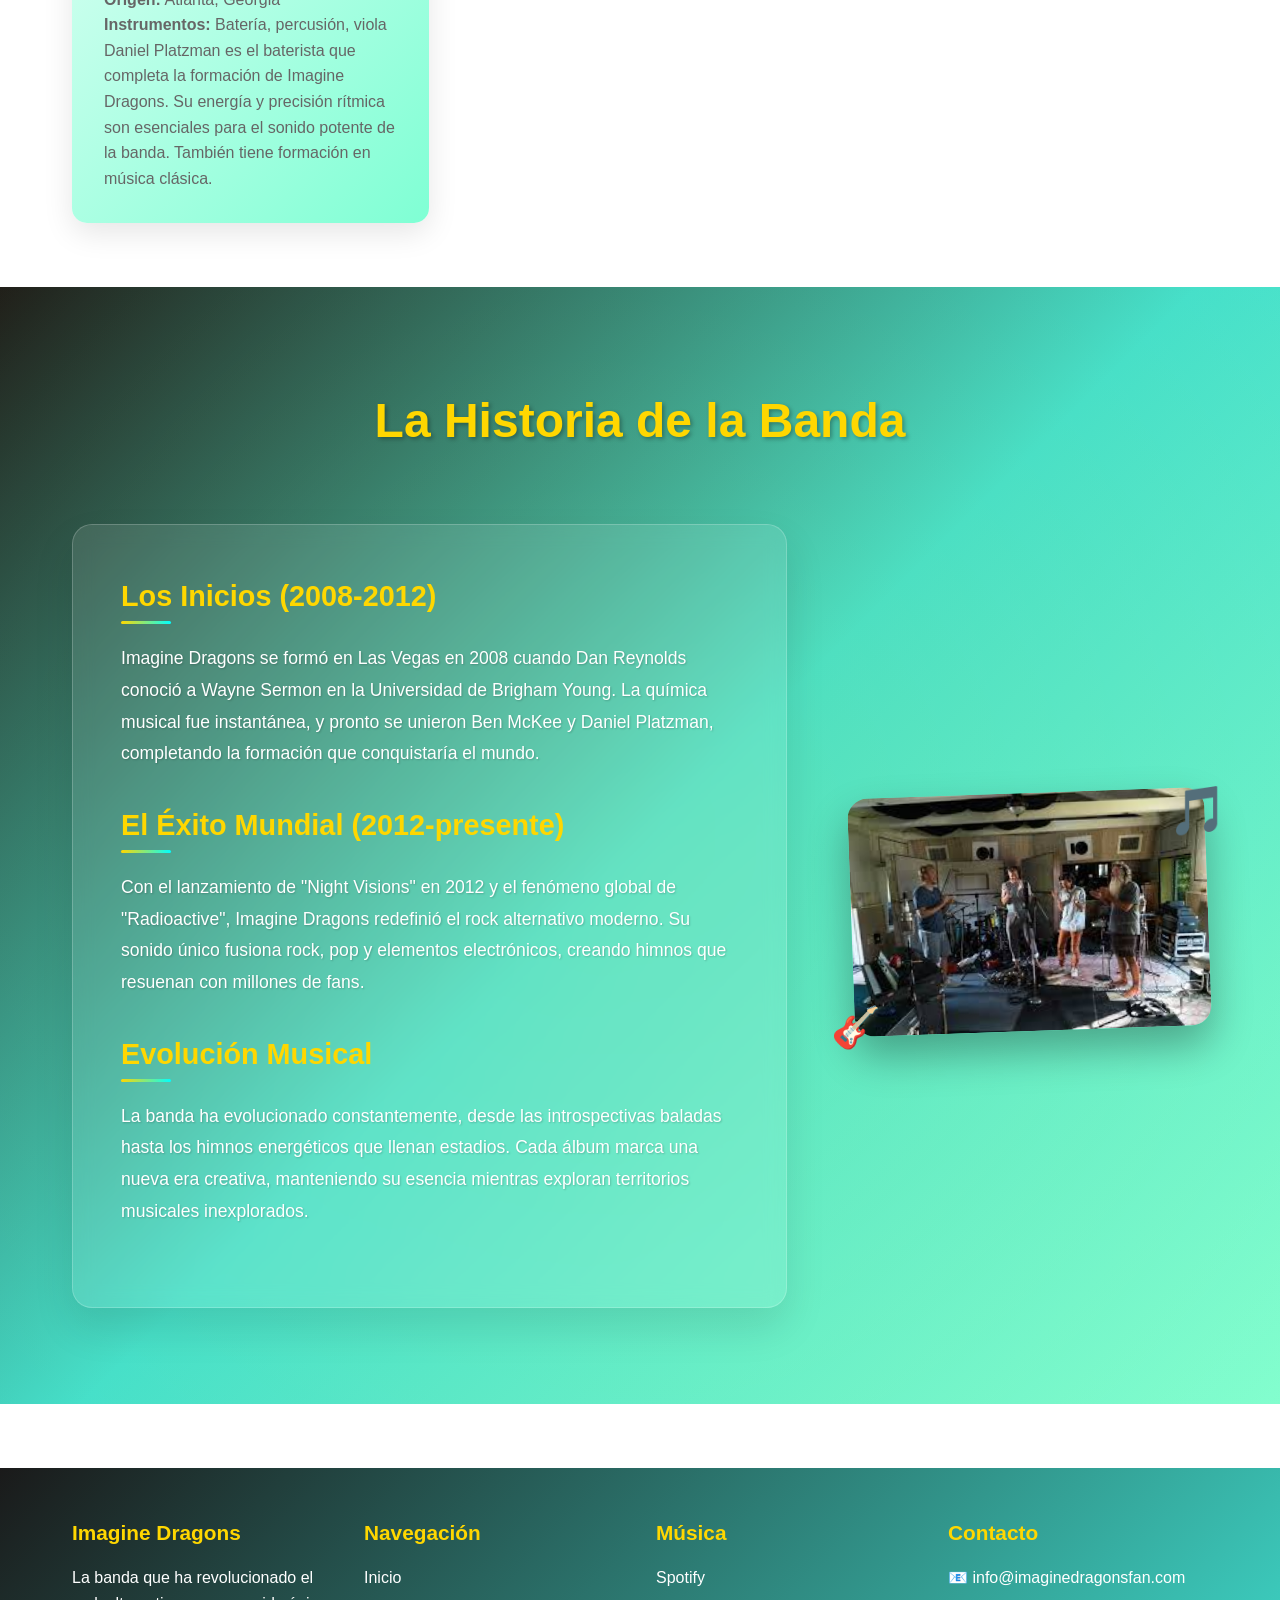
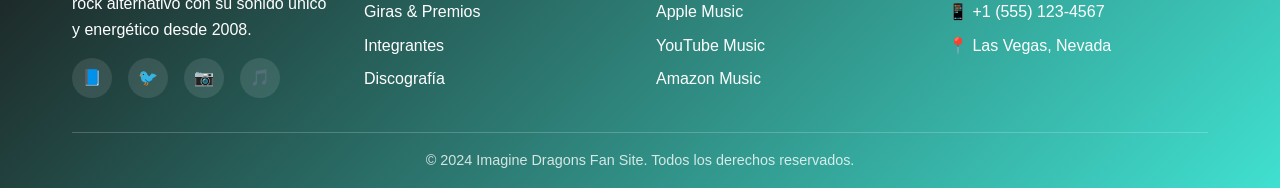
<file: Proyecto_Maquetado/integrantes.html>
<!DOCTYPE html>
<html lang="es">
<head>
    <meta charset="UTF-8">
    <meta name="viewport" content="width=device-width, initial-scale=1.0">
    <title>Integrantes - Imagine Dragons</title>
    <link rel="stylesheet" href="css/styles.css">
    <link rel="shortcut icon" href="imagenes/favicon.png">
</head>
<body>
    <header>
        <nav class="navbar">
            <div class="nav-container">
                <div class="logo">
                    <h1>IMAGINE DRAGONS</h1>
                </div>
                <ul class="nav-menu">
                    <li><a href="index.html">Inicio</a></li>
                    <li><a href="giras.html">Giras & Premios</a></li>
                    <li><a href="integrantes.html" class="active">Integrantes</a></li>
                    <li><a href="discografia.html">Discografía</a></li>
                </ul>
                <div class="hamburger">
                    <span></span>
                    <span></span>
                    <span></span>
                </div>
            </div>
        </nav>
    </header>

    <main>
        <
        <section class="page-hero integrantes-hero">
            <div class="container">
                <h1>Los Integrantes</h1>
                <p>Conoce a los talentosos músicos que forman Imagine Dragons</p>
            </div>
        </section>

        <section class="members">
            <div class="container">
                <div class="members-grid">
                    <div class="member-card">
                        <div class="member-image">
                            <img src="imagenes/dan.jpg" >
                        </div>
                        <div class="member-info">
                            <h3>Dan Reynolds</h3>
                            <p class="role">Vocalista Principal</p>
                            <div class="member-details">
                                <p><strong>Nacimiento:</strong> 14 de julio, 1987</p>
                                <p><strong>Origen:</strong> Las Vegas, Nevada</p>
                                <p><strong>Instrumentos:</strong> Voz, guitarra, piano</p>
                            </div>
                            <div class="member-bio">
                                <p>Dan Reynolds es el carismático líder y vocalista de Imagine Dragons. Su poderosa voz y presencia escénica han sido fundamentales en el éxito de la banda. También es conocido por su activismo en temas de salud mental y derechos LGBTQ+.</p>
                            </div>
                        </div>
                    </div>

                    <div class="member-card">
                        <div class="member-image">
                            <img src="imagenes/Wayne.jpg" >
                        </div>
                        <div class="member-info">
                            <h3>Wayne Sermon</h3>
                            <p class="role">Guitarrista Principal</p>
                            <div class="member-details">
                                <p><strong>Nacimiento:</strong> 15 de junio, 1984</p>
                                <p><strong>Origen:</strong> American Fork, Utah</p>
                                <p><strong>Instrumentos:</strong> Guitarra eléctrica, mandolina</p>
                            </div>
                            <div class="member-bio">
                                <p>Wayne "Wing" Sermon es el guitarrista principal de la banda. Su estilo único y versatilidad musical han contribuido significativamente al sonido distintivo de Imagine Dragons. Es graduado de Berklee College of Music.</p>
                            </div>
                        </div>
                    </div>

                    <div class="member-card">
                        <div class="member-image">
                            <img src="imagenes/ben.jpg" alt="Ben McKee">
                        </div>
                        <div class="member-info">
                            <h3>Ben McKee</h3>
                            <p class="role">Bajista</p>
                            <div class="member-details">
                                <p><strong>Nacimiento:</strong> 7 de abril, 1985</p>
                                <p><strong>Origen:</strong> Forestville, California</p>
                                <p><strong>Instrumentos:</strong> Bajo eléctrico, guitarra, violonchelo</p>
                            </div>
                            <div class="member-bio">
                                <p>Ben McKee aporta la base rítmica sólida como bajista de la banda. Su formación clásica en violonchelo y su experiencia en múltiples géneros musicales enriquecen el sonido de Imagine Dragons.</p>
                            </div>
                        </div>
                    </div>

                    <div class="member-card">
                        <div class="member-image">
                            <img src="imagenes/Daniel.jpg" alt="Daniel Platzman">
                        </div>
                        <div class="member-info">
                            <h3>Daniel Platzman</h3>
                            <p class="role">Baterista</p>
                            <div class="member-details">
                                <p><strong>Nacimiento:</strong> 28 de septiembre, 1986</p>
                                <p><strong>Origen:</strong> Atlanta, Georgia</p>
                                <p><strong>Instrumentos:</strong> Batería, percusión, viola</p>
                            </div>
                            <div class="member-bio">
                                <p>Daniel Platzman es el baterista que completa la formación de Imagine Dragons. Su energía y precisión rítmica son esenciales para el sonido potente de la banda. También tiene formación en música clásica.</p>
                            </div>
                        </div>
                    </div>
                </div>
            </div>
        </section>

        <section class="band-story">
            <div class="container">
                <h2>La Historia de la Banda</h2>
                <div class="story-content">
                    <div class="story-text">
                        <h3>Los Inicios (2008-2012)</h3>
                        <p>Imagine Dragons se formó en Las Vegas en 2008 cuando Dan Reynolds conoció a Wayne Sermon en la Universidad de Brigham Young. La química musical fue instantánea, y pronto se unieron Ben McKee y Daniel Platzman, completando la formación que conquistaría el mundo.</p>
                        
                        <h3>El Éxito Mundial (2012-presente)</h3>
                        <p>Con el lanzamiento de "Night Visions" en 2012 y el fenómeno global de "Radioactive", Imagine Dragons redefinió el rock alternativo moderno. Su sonido único fusiona rock, pop y elementos electrónicos, creando himnos que resuenan con millones de fans.</p>
                        
                        <h3>Evolución Musical</h3>
                        <p>La banda ha evolucionado constantemente, desde las introspectivas baladas hasta los himnos energéticos que llenan estadios. Cada álbum marca una nueva era creativa, manteniendo su esencia mientras exploran territorios musicales inexplorados.</p>
                    </div>
                    <div class="story-image">
                        <img src="imagenes/estudio.jpg" alt="Imagine Dragons en el estudio">
                    </div>
                </div>
            </div>
        </section>
    </main>

    
    <footer class="footer">
        <div class="container">
            <div class="footer-content">
                <div class="footer-section">
                    <h3>Imagine Dragons</h3>
                    <p>La banda que ha revolucionado el rock alternativo con su sonido único y energético desde 2008.</p>
                    <div class="social-links">
                        <a href="#" class="social-link">📘</a>
                        <a href="#" class="social-link">🐦</a>
                        <a href="#" class="social-link">📷</a>
                        <a href="#" class="social-link">🎵</a>
                    </div>
                </div>
                <div class="footer-section">
                    <h3>Navegación</h3>
                    <ul>
                        <li><a href="index.html">Inicio</a></li>
                        <li><a href="giras.html">Giras & Premios</a></li>
                        <li><a href="integrantes.html">Integrantes</a></li>
                        <li><a href="discografia.html">Discografía</a></li>
                    </ul>
                </div>
                <div class="footer-section">
                    <h3>Música</h3>
                    <ul>
                        <li><a href="#">Spotify</a></li>
                        <li><a href="#">Apple Music</a></li>
                        <li><a href="#">YouTube Music</a></li>
                        <li><a href="#">Amazon Music</a></li>
                    </ul>
                </div>
                <div class="footer-section">
                    <h3>Contacto</h3>
                    <p>📧 info@imaginedragonsfan.com</p>
                    <p>📱 +1 (555) 123-4567</p>
                    <p>📍 Las Vegas, Nevada</p>
                </div>
            </div>
            <div class="footer-bottom">
                <p>&copy; 2024 Imagine Dragons Fan Site. Todos los derechos reservados.</p>
            </div>
        </div>
    </footer>

    <script>
        const hamburger = document.querySelector('.hamburger');
        const navMenu = document.querySelector('.nav-menu');

        hamburger.addEventListener('click', () => {
            hamburger.classList.toggle('active');
            navMenu.classList.toggle('active');
        });
    </script>
</body>
</html>
</file>
<file: Proyecto_Maquetado/css/styles.css>
* {
  margin: 0;
  padding: 0;
  box-sizing: border-box;
}

:root {
  --color-azul-neon: #00ffff;
  --color-turquesa: #40e0d0;
  --color-verde-agua: #7fffd4;
  --color-regla-dorada: #ffd700;

  --color-dark: #1a1a1a;
  --color-light: #ffffff;
  --color-gray: #666666;
  --color-light-gray: #f5f5f5;

  --font-primary: "Arial", sans-serif;
  --font-secondary: "Georgia", serif;
}

@font-face {
  font-family: "CaviarDreams";
  src: url("../tipografia/CaviarDreams_Bold.ttf");
}

body {
  font-family: var(--font-primary);
  line-height: 1.6;
  color: var(--color-dark);
  background-color: var(--color-light);
}

.container {
  max-width: 1200px;
  margin: 0 auto;
  padding: 0 2rem;
}

/* Header y Navegación */
.navbar {
  background: linear-gradient(135deg, var(--color-dark) 0%, var(--color-turquesa) 100%);
  padding: 1rem 0;
  position: fixed;
  top: 0;
  width: 100%;
  z-index: 1000;
  box-shadow: 0 2px 10px rgba(0, 0, 0, 0.1);
}

.nav-container {
  max-width: 1200px;
  margin: 0 auto;
  padding: 0 2rem;
  display: flex;
  justify-content: space-between;
  align-items: center;
}

.logo h1 {
  color: var(--color-regla-dorada);
  font-size: 1.8rem;
  font-weight: bold;
  letter-spacing: 2px;
}

.nav-menu {
  display: flex;
  list-style: none;
  gap: 2rem;
}

.nav-menu a {
  color: var(--color-light);
  text-decoration: none;
  font-weight: 600;
  transition: color 0.3s ease;
  position: relative;
}

.nav-menu a:hover,
.nav-menu a.active {
  color: var(--color-regla-dorada);
}

.nav-menu a.active::after {
  content: "";
  position: absolute;
  bottom: -5px;
  left: 0;
  width: 100%;
  height: 2px;
  background-color: var(--color-regla-dorada);
}

.nav-menu a.giras-active {
  color: var(--color-azul-neon) !important;
  text-shadow: 0 0 10px var(--color-azul-neon);
}

.nav-menu a.giras-active::after {
  background-color: var(--color-azul-neon) !important;
  box-shadow: 0 0 5px var(--color-azul-neon);
}

.hamburger {
  display: none;
  flex-direction: column;
  cursor: pointer;
}

.hamburger span {
  width: 25px;
  height: 3px;
  background-color: var(--color-light);
  margin: 3px 0;
  transition: 0.3s;
}

.hero {
  background: linear-gradient(135deg, var(--color-azul-neon) 0%, var(--color-verde-agua) 100%);
  padding: 8rem 2rem 4rem;
  display: flex;
  align-items: center;
  min-height: 100vh;
  gap: 3rem;
}

.hero-content {
  flex: 1;
  color: var(--color-dark);
}

.hero-content h2 {
  font-size: 1.5rem;
  margin-bottom: 1rem;
  opacity: 0.8;
}

.hero-content h1 {
  font-size: 4rem;
  font-weight: bold;
  margin-bottom: 1.5rem;
  text-shadow: 2px 2px 4px rgba(0, 0, 0, 0.1);
}

.hero-content p {
  font-size: 1.2rem;
  margin-bottom: 2rem;
  opacity: 0.9;
}

.hero-buttons {
  display: flex;
  gap: 1rem;
  flex-wrap: wrap;
}

.btn {
  padding: 1rem 2rem;
  border: none;
  border-radius: 30px;
  font-weight: 600;
  text-decoration: none;
  display: inline-block;
  transition: all 0.3s ease;
  cursor: pointer;
}

.btn-primary {
  background-color: var(--color-regla-dorada);
  color: var(--color-dark);
}

.btn-primary:hover {
  background-color: var(--color-dark);
  color: var(--color-regla-dorada);
  transform: translateY(-2px);
}

.btn-secondary {
  background-color: transparent;
  color: var(--color-dark);
  border: 2px solid var(--color-dark);
}

.btn-secondary:hover {
  background-color: var(--color-dark);
  color: var(--color-light);
}

.hero-image {
  flex: 1;
}

.hero-image img {
  width: 100%;
  height: auto;
  border-radius: 20px;
  box-shadow: 0 20px 40px rgba(0, 0, 0, 0.1);
}

.page-hero {
  padding: 8rem 0 4rem;
  text-align: center;
  color: var(--color-dark);
  position: relative;
}

.page-hero .container {
  position: relative;
  z-index: 2;
}

.giras-hero {
  background: linear-gradient(135deg, var(--color-azul-neon), var(--color-turquesa));
  color: black;
}

.integrantes-hero {
  background: linear-gradient(135deg, var(--color-turquesa), var(--color-verde-agua));
}

.discografia-hero {
  background: linear-gradient(135deg, var(--color-azul-neon), var(--color-turquesa));
}

.page-hero h1 {
  font-size: 3.5rem;
  margin-bottom: 1rem;
  font-weight: bold;
  text-shadow: 2px 2px 4px rgba(255, 255, 255, 0.3);
}

.page-hero p {
  font-size: 1.2rem;
  opacity: 0.9;
  text-shadow: 1px 1px 2px rgba(0, 0, 0, 0.2);
}

.quick-nav {
  padding: 4rem 0;
  background-color: var(--color-light-gray);
}

.quick-nav h2 {
  text-align: center;
  font-size: 2.5rem;
  margin-bottom: 3rem;
  color: var(--color-dark);
}

.nav-cards {
  display: grid;
  grid-template-columns: repeat(auto-fit, minmax(300px, 1fr));
  gap: 2rem;
}

.nav-card {
  background: linear-gradient(135deg, var(--color-light) 0%, var(--color-verde-agua) 100%);
  padding: 2rem;
  border-radius: 15px;
  text-align: center;
  box-shadow: 0 10px 30px rgba(0, 0, 0, 0.1);
  transition: transform 0.3s ease;
}

.nav-card:hover {
  transform: translateY(-10px);
}

.card-icon {
  font-size: 3rem;
  margin-bottom: 1rem;
}

.nav-card h3 {
  font-size: 1.5rem;
  margin-bottom: 1rem;
  color: var(--color-dark);
}

.nav-card p {
  margin-bottom: 1.5rem;
  color: var(--color-gray);
}

.card-link {
  background-color: var(--color-regla-dorada);
  color: var(--color-dark);
  padding: 0.8rem 1.5rem;
  border-radius: 25px;
  text-decoration: none;
  font-weight: 600;
  transition: all 0.3s ease;
}

.card-link:hover {
  background-color: var(--color-dark);
  color: var(--color-regla-dorada);
}

.latest-news {
  padding: 4rem 0;
}

.latest-news h2 {
  text-align: center;
  font-size: 2.5rem;
  margin-bottom: 3rem;
  color: var(--color-dark);
}

.news-grid {
  display: grid;
  grid-template-columns: repeat(auto-fit, minmax(400px, 1fr));
  gap: 2rem;
}

.news-item {
  background-color: var(--color-light);
  border-radius: 15px;
  overflow: hidden;
  box-shadow: 0 10px 30px rgba(0, 0, 0, 0.1);
  transition: transform 0.3s ease;
}

.news-item:hover {
  transform: translateY(-5px);
}

.news-item img {
  width: 100%;
  height: 200px;
  object-fit: cover;
}

.news-content {
  padding: 1.5rem;
}

.news-content h3 {
  font-size: 1.3rem;
  margin-bottom: 1rem;
  color: var(--color-dark);
}

.news-content p {
  color: var(--color-gray);
}

.tours {
  padding: 4rem 0;
  background-color: var(--color-light-gray);
}

.tours h2 {
  text-align: center;
  font-size: 2.5rem;
  margin-bottom: 3rem;
  color: var(--color-dark);
}

.tour-list {
  max-width: 800px;
  margin: 0 auto;
}

.tour-item {
  background-color: var(--color-light);
  border-radius: 15px;
  padding: 1.5rem;
  margin-bottom: 1rem;
  display: flex;
  align-items: center;
  gap: 2rem;
  box-shadow: 0 5px 15px rgba(0, 0, 0, 0.1);
  transition: transform 0.3s ease;
}

.tour-item:hover {
  transform: translateY(-5px);
}

.tour-date {
  text-align: center;
  min-width: 80px;
}

.tour-date .day {
  display: block;
  font-size: 2rem;
  font-weight: bold;
  color: var(--color-regla-dorada);
}

.tour-date .month {
  display: block;
  font-size: 1rem;
  color: var(--color-gray);
}

.tour-info {
  flex: 1;
}

.tour-info h3 {
  font-size: 1.3rem;
  margin-bottom: 0.5rem;
  color: var(--color-dark);
}

.tour-info p {
  color: var(--color-gray);
  margin-bottom: 0.5rem;
}

.status {
  font-size: 0.9rem;
  padding: 0.3rem 0.8rem;
  border-radius: 15px;
  font-weight: 600;
}

.status.available {
  background-color: var(--color-verde-agua);
  color: var(--color-dark);
}

.status.sold-out {
  background-color: var(--color-gray);
  color: var(--color-light);
}

.btn-disabled {
  background-color: var(--color-gray);
  color: var(--color-light);
  cursor: not-allowed;
}

.tour-cards {
  display: flex;
  flex-direction: column;
  gap: 3rem;
  max-width: 1000px;
  margin: 0 auto;
}

.tour-card {
  background-color: var(--color-light);
  border-radius: 20px;
  overflow: hidden;
  box-shadow: 0 15px 40px rgba(0, 0, 0, 0.1);
  transition: transform 0.3s ease, box-shadow 0.3s ease;
}

.tour-card:hover {
  transform: translateY(-10px);
  box-shadow: 0 25px 60px rgba(0, 0, 0, 0.15);
}

.tour-card-image {
  position: relative;
  height: 300px;
  overflow: hidden;
}

.tour-card-image img {
  width: 100%;
  height: 100%;
  object-fit: cover;
  transition: transform 0.3s ease;
}

.tour-card:hover .tour-card-image img {
  transform: scale(1.05);
}

.tour-card-overlay {
  position: absolute;
  top: 50%;
  left: 50%;
  transform: translate(-50%, -50%);
  text-align: center;
  color: var(--color-light);
  text-shadow: 2px 2px 8px rgba(0, 0, 0, 0.7);
  z-index: 2;
}

.tour-card-overlay h3 {
  font-size: 2.5rem;
  font-weight: bold;
  margin-bottom: 0.5rem;
  letter-spacing: 3px;
}

.tour-card-overlay p {
  font-size: 1.2rem;
  font-weight: 600;
  letter-spacing: 1px;
}

.tour-card-content {
  padding: 2.5rem;
}

.tour-card-content h4 {
  font-size: 1.8rem;
  color: var(--color-dark);
  margin-bottom: 1.5rem;
  border-bottom: 3px solid var(--color-regla-dorada);
  padding-bottom: 0.5rem;
}

.tour-card-content ul {
  list-style: none;
  padding: 0;
}

.tour-card-content li {
  color: var(--color-gray);
  font-size: 1rem;
  line-height: 1.8;
  margin-bottom: 0.8rem;
  position: relative;
  padding-left: 1rem;
}

.tour-card-content li strong {
  color: var(--color-dark);
  font-weight: 600;
}

.tour-card-content li:not(:has(strong))::before {
  content: "•";
  position: absolute;
  left: 0;
  color: var(--color-turquesa);
  font-weight: bold;
}

/* Responsive para tour cards */
@media (max-width: 768px) {
  .tour-card-image {
    height: 250px;
  }

  .tour-card-overlay h3 {
    font-size: 2rem;
  }

  .tour-card-overlay p {
    font-size: 1rem;
  }

  .tour-card-content {
    padding: 2rem;
  }

  .tour-card-content h4 {
    font-size: 1.5rem;
  }
}

@media (max-width: 480px) {
  .tour-card-image {
    height: 200px;
  }

  .tour-card-overlay h3 {
    font-size: 1.5rem;
    letter-spacing: 2px;
  }

  .tour-card-content {
    padding: 1.5rem;
  }

  .tour-card-content h4 {
    font-size: 1.3rem;
  }

  .tour-card-content li {
    font-size: 0.9rem;
  }
}

.tour-timeline {
  display: flex;
  flex-direction: column;
  gap: 4rem;
  max-width: 1200px;
  margin: 0 auto;
}

.tour-item {
  display: flex;
  align-items: center;
  gap: 3rem;
  background-color: var(--color-light);
  border-radius: 20px;
  padding: 2rem;
  box-shadow: 0 15px 40px rgba(0, 0, 0, 0.1);
  transition: all 0.3s ease;
  position: relative;
  overflow: hidden;
}

.tour-item:hover {
  transform: translateX(10px);
  box-shadow: 0 25px 60px rgba(0, 0, 0, 0.15);
}

.tour-item::before {
  content: "";
  position: absolute;
  left: 0;
  top: 0;
  width: 5px;
  height: 100%;
  background: linear-gradient(135deg, var(--color-azul-neon), var(--color-turquesa));
  border-radius: 2px;
  z-index: 1;
}

.tour-year {
  background: linear-gradient(135deg, var(--color-regla-dorada), var(--color-azul-neon));
  color: var(--color-dark);
  padding: 1.5rem;
  border-radius: 15px;
  font-size: 1.5rem;
  font-weight: bold;
  text-align: center;
  min-width: 120px;
  box-shadow: 0 10px 20px rgba(255, 215, 0, 0.3);
}

.tour-content {
  display: flex;
  gap: 2rem;
  align-items: center;
  flex: 1;
}

.tour-image {
  flex-shrink: 0;
}

.tour-image img {
  width: 300px;
  height: 200px;
  object-fit: cover;
  border-radius: 15px;
  box-shadow: 0 10px 20px rgba(0, 0, 0, 0.2);
  transition: transform 0.3s ease;
}

.tour-item:hover .tour-image img {
  transform: scale(1.05);
}

.tour-info {
  flex: 1;
}

.tour-info h3 {
  font-size: 2rem;
  color: var(--color-dark);
  margin-bottom: 0.5rem;
  font-weight: bold;
}

.tour-subtitle {
  color: var(--color-turquesa);
  font-size: 1.1rem;
  font-weight: 600;
  margin-bottom: 1.5rem;
  font-style: italic;
}

.tour-details {
  display: flex;
  gap: 2rem;
  margin-bottom: 1.5rem;
  flex-wrap: wrap;
}

.tour-stat {
  text-align: center;
  background: rgba(64, 224, 208, 0.1);
  padding: 1rem;
  border-radius: 10px;
  min-width: 80px;
}

.stat-number {
  display: block;
  font-size: 1.5rem;
  font-weight: bold;
  color: var(--color-regla-dorada);
  margin-bottom: 0.3rem;
}

.stat-label {
  font-size: 0.8rem;
  color: var(--color-gray);
  font-weight: 600;
  text-transform: uppercase;
  letter-spacing: 0.5px;
}

.tour-description {
  color: var(--color-gray);
  font-size: 1rem;
  line-height: 1.6;
}

@media (max-width: 768px) {
  .tour-item {
    flex-direction: column;
    text-align: center;
    gap: 2rem;
  }

  .tour-content {
    flex-direction: column;
    gap: 1.5rem;
  }

  .tour-image img {
    width: 100%;
    max-width: 300px;
    height: 200px;
  }

  .tour-details {
    justify-content: center;
    gap: 1rem;
  }

  .tour-info h3 {
    font-size: 1.5rem;
  }
}

@media (max-width: 480px) {
  .tour-timeline {
    gap: 2rem;
  }

  .tour-item {
    padding: 1.5rem;
  }

  .tour-year {
    padding: 1rem;
    font-size: 1.2rem;
    min-width: 100px;
  }

  .tour-details {
    flex-direction: column;
    gap: 0.5rem;
  }

  .tour-stat {
    padding: 0.8rem;
  }

  .stat-number {
    font-size: 1.2rem;
  }
}

.awards {
  padding: 4rem 0;
}

.awards h2 {
  text-align: center;
  font-size: 2.5rem;
  margin-bottom: 3rem;
  color: var(--color-dark);
}

.awards-grid {
  display: grid;
  grid-template-columns: repeat(auto-fit, minmax(300px, 1fr));
  gap: 2rem;
}

.award-card {
  background-color: var(--color-light);
  border-radius: 20px;
  overflow: hidden;
  box-shadow: 0 15px 40px rgba(0, 0, 0, 0.1);
  transition: transform 0.3s ease, box-shadow 0.3s ease;
  margin-bottom: 2rem;
}

.award-card:hover {
  transform: translateY(-10px);
  box-shadow: 0 25px 60px rgba(0, 0, 0, 0.15);
}

.award-card-image {
  position: relative;
  height: 300px;
  overflow: hidden;
}

.award-card-image img {
  width: 100%;
  height: 100%;
  object-fit: cover;
  transition: transform 0.3s ease;
}

.award-card:hover .award-card-image img {
  transform: scale(1.05);
}

.award-card-overlay {
  position: absolute;
  top: 50%;
  left: 50%;
  transform: translate(-50%, -50%);
  text-align: center;
  color: var(--color-light);
  text-shadow: 2px 2px 8px rgba(0, 0, 0, 0.7);
  z-index: 2;
}

.award-card-overlay h3 {
  font-size: 2.5rem;
  font-weight: bold;
  margin-bottom: 0.5rem;
  letter-spacing: 3px;
}

.award-card-overlay p {
  font-size: 1.2rem;
  font-weight: 600;
  letter-spacing: 1px;
}

.award-card-content {
  padding: 2.5rem;
}

.award-card-content h4 {
  font-size: 1.8rem;
  color: var(--color-dark);
  margin-bottom: 1.5rem;
  border-bottom: 3px solid var(--color-regla-dorada);
  padding-bottom: 0.5rem;
}

.award-card-content ul {
  list-style: none;
  padding: 0;
}

.award-card-content li {
  color: var(--color-gray);
  font-size: 1rem;
  line-height: 1.8;
  margin-bottom: 0.8rem;
  position: relative;
  padding-left: 1rem;
}

.award-card-content li strong {
  color: var(--color-dark);
  font-weight: 600;
}

.award-card-content li:not(:has(strong))::before {
  content: "•";
  position: absolute;
  left: 0;
  color: var(--color-turquesa);
  font-weight: bold;
}

.award-item {
  background: linear-gradient(135deg, var(--color-light) 0%, var(--color-turquesa) 100%);
  padding: 2rem;
  border-radius: 15px;
  text-align: center;
  box-shadow: 0 10px 30px rgba(0, 0, 0, 0.1);
  transition: transform 0.3s ease;
}

.award-item:hover {
  transform: translateY(-5px);
  box-shadow: 0 15px 40px rgba(64, 224, 208, 0.3);
}

.award-icon {
  margin-bottom: 1rem;
  display: flex;
  justify-content: center;
  align-items: center;
  height: 80px;
}

.award-icon img {
  width: 80px;
  height: 80px;
  object-fit: contain;
  filter: drop-shadow(0 4px 8px rgba(0, 0, 0, 0.2));
  transition: all 0.3s ease;
}

.award-item:hover .award-icon img {
  transform: scale(1.15);
  filter: drop-shadow(0 8px 16px rgba(255, 215, 0, 0.5));
}

.award-item h3 {
  font-size: 1.3rem;
  margin-bottom: 0.5rem;
  color: var(--color-dark);
}

.award-item p {
  color: var(--color-gray);
  margin-bottom: 1rem;
}

.award-year {
  background-color: var(--color-regla-dorada);
  color: var(--color-dark);
  padding: 0.3rem 0.8rem;
  border-radius: 15px;
  font-weight: 600;
  font-size: 0.9rem;
}

@media (max-width: 768px) {
  .award-card-image {
    height: 250px;
  }

  .award-card-overlay h3 {
    font-size: 2rem;
  }

  .award-card-overlay p {
    font-size: 1rem;
  }

  .award-card-content {
    padding: 2rem;
  }

  .award-card-content h4 {
    font-size: 1.5rem;
  }
}

@media (max-width: 480px) {
  .award-card-image {
    height: 200px;
  }

  .award-card-overlay h3 {
    font-size: 1.5rem;
    letter-spacing: 2px;
  }

  .award-card-content {
    padding: 1.5rem;
  }

  .award-card-content h4 {
    font-size: 1.3rem;
  }

  .award-card-content li {
    font-size: 0.9rem;
  }
}

.tour-history {
  padding: 4rem 0;
  background-color: var(--color-light-gray);
}

.tour-history h2 {
  text-align: center;
  font-size: 2.5rem;
  margin-bottom: 3rem;
  color: var(--color-dark);
}

.history-timeline {
  max-width: 800px;
  margin: 0 auto;
}

.timeline-item {
  display: flex;
  gap: 2rem;
  margin-bottom: 2rem;
  align-items: center;
}

.timeline-year {
  background-color: var(--color-regla-dorada);
  color: var(--color-dark);
  padding: 1rem;
  border-radius: 50%;
  font-weight: bold;
  min-width: 80px;
  text-align: center;
}

.timeline-content {
  background-color: var(--color-light);
  padding: 1.5rem;
  border-radius: 15px;
  flex: 1;
  box-shadow: 0 5px 15px rgba(0, 0, 0, 0.1);
}

.timeline-content h3 {
  font-size: 1.3rem;
  margin-bottom: 0.5rem;
  color: var(--color-dark);
}

.timeline-content p {
  color: var(--color-gray);
}

.members {
  padding: 4rem 0;
}

.members h2 {
  text-align: center;
  font-size: 2.5rem;
  margin-bottom: 3rem;
  color: var(--color-dark);
}

.members-grid {
  display: grid;
  grid-template-columns: repeat(auto-fit, minmax(300px, 1fr));
  gap: 2rem;
}

.member-card {
  background: linear-gradient(135deg, var(--color-light) 0%, var(--color-verde-agua) 100%);
  border-radius: 15px;
  overflow: hidden;
  box-shadow: 0 10px 30px rgba(0, 0, 0, 0.1);
  transition: transform 0.3s ease;
}

.member-card:hover {
  transform: translateY(-10px);
}

.member-card img {
  width: 100%;
  height: 300px;
  object-fit: cover;
}

.member-info {
  padding: 2rem;
}

.member-info h3 {
  font-size: 1.5rem;
  margin-bottom: 0.5rem;
  color: var(--color-dark);
}

.member-role {
  color: var(--color-regla-dorada);
  font-weight: 600;
  margin-bottom: 1rem;
}

.member-info p {
  color: var(--color-gray);
  line-height: 1.6;
}

.band-story {
  padding: 6rem 0;
  background: linear-gradient(135deg, var(--color-dark) 0%, var(--color-turquesa) 50%, var(--color-verde-agua) 100%);
  position: relative;
  overflow: hidden;
}

.band-story::before {
  content: "";
  position: absolute;
  top: -50%;
  left: -50%;
  width: 200%;
  height: 200%;
  background: radial-gradient(circle, rgba(255, 215, 0, 0.1) 0%, transparent 70%);
  animation: rotate 20s linear infinite;
  z-index: 1;
}

@keyframes rotate {
  from {
    transform: rotate(0deg);
  }
  to {
    transform: rotate(360deg);
  }
}

.band-story .container {
  position: relative;
  z-index: 2;
}

.band-story h2 {
  text-align: center;
  font-size: 3rem;
  margin-bottom: 4rem;
  color: var(--color-regla-dorada);
  text-shadow: 2px 2px 4px rgba(0, 0, 0, 0.3);
}

.story-content {
  display: grid;
  grid-template-columns: 2fr 1fr;
  gap: 4rem;
  align-items: center;
}

.story-text {
  background: rgba(255, 255, 255, 0.1);
  backdrop-filter: blur(10px);
  border-radius: 20px;
  padding: 3rem;
  border: 1px solid rgba(255, 255, 255, 0.2);
  box-shadow: 0 20px 40px rgba(0, 0, 0, 0.1);
}

.story-text h3 {
  font-size: 1.8rem;
  margin-bottom: 1.5rem;
  color: var(--color-regla-dorada);
  position: relative;
}

.story-text h3::after {
  content: "";
  position: absolute;
  bottom: -5px;
  left: 0;
  width: 50px;
  height: 3px;
  background: linear-gradient(90deg, var(--color-regla-dorada), var(--color-azul-neon));
  border-radius: 2px;
}

.story-text p {
  color: var(--color-light);
  font-size: 1.1rem;
  line-height: 1.8;
  margin-bottom: 2rem;
  text-shadow: 1px 1px 2px rgba(0, 0, 0, 0.2);
}

.story-image {
  position: relative;
}

.story-image img {
  width: 100%;
  height: auto;
  border-radius: 20px;
  box-shadow: 0 20px 40px rgba(0, 0, 0, 0.3);
  transform: rotate(-2deg);
  transition: transform 0.3s ease;
}

.story-image:hover img {
  transform: rotate(0deg) scale(1.05);
}

.story-image::before {
  content: "🎵";
  position: absolute;
  top: -20px;
  right: -20px;
  font-size: 3rem;
  animation: float 3s ease-in-out infinite;
  z-index: 3;
}

.story-image::after {
  content: "🎸";
  position: absolute;
  bottom: -20px;
  left: -20px;
  font-size: 2.5rem;
  animation: float 3s ease-in-out infinite reverse;
  z-index: 3;
}

@keyframes float {
  0%,
  100% {
    transform: translateY(0px);
  }
  50% {
    transform: translateY(-10px);
  }
}

.discography {
  padding: 4rem 0;
  background-color: var(--color-light-gray);
}

.discography h2 {
  text-align: center;
  font-size: 2.5rem;
  margin-bottom: 3rem;
  color: var(--color-dark);
}

.albums-grid {
  display: grid;
  grid-template-columns: repeat(auto-fit, minmax(300px, 1fr));
  gap: 2rem;
  margin-bottom: 4rem;
}

.album-card {
  background-color: var(--color-light);
  border-radius: 15px;
  overflow: hidden;
  box-shadow: 0 10px 30px rgba(0, 0, 0, 0.1);
  transition: transform 0.3s ease;
}

.album-card:hover {
  transform: translateY(-5px);
}

.album-card img {
  width: 100%;
  height: 250px;
  object-fit: cover;
}

.album-info {
  padding: 1.5rem;
}

.album-info h3 {
  font-size: 1.3rem;
  margin-bottom: 0.5rem;
  color: var(--color-dark);
}

.album-year {
  color: var(--color-regla-dorada);
  font-weight: 600;
  margin-bottom: 1rem;
}

.album-details {
  margin-bottom: 1rem;
}

.track-list {
  list-style: none;
  padding-left: 0;
}

.track-list li {
  color: var(--color-gray);
  font-size: 0.9rem;
  margin-bottom: 0.3rem;
  padding-left: 1rem;
  position: relative;
}

.track-list li::before {
  content: "♪";
  position: absolute;
  left: 0;
  color: var(--color-turquesa);
}

.album-description p {
  color: var(--color-gray);
  font-size: 0.95rem;
  line-height: 1.5;
}

.top-songs {
  padding: 4rem 0;
}

.top-songs h2 {
  text-align: center;
  font-size: 2.5rem;
  margin-bottom: 3rem;
  color: var(--color-dark);
}

.songs-list {
  max-width: 800px;
  margin: 0 auto;
}

.song-item {
  background-color: var(--color-light);
  border-radius: 15px;
  padding: 1.5rem;
  margin-bottom: 1rem;
  display: flex;
  align-items: center;
  gap: 2rem;
  box-shadow: 0 10px 30px rgba(0, 0, 0, 0.1);
  transition: transform 0.3s ease;
}

.song-item:hover {
  transform: translateX(10px);
}

.song-rank {
  background: linear-gradient(135deg, var(--color-regla-dorada), var(--color-azul-neon));
  color: var(--color-dark);
  width: 40px;
  height: 40px;
  border-radius: 50%;
  display: flex;
  align-items: center;
  justify-content: center;
  font-weight: bold;
  font-size: 1.2rem;
}

.song-info {
  flex: 1;
}

.song-info h4 {
  font-size: 1.2rem;
  color: var(--color-dark);
  margin-bottom: 0.3rem;
}

.song-info p {
  color: var(--color-gray);
  font-size: 0.9rem;
}

.song-stats {
  color: var(--color-turquesa);
  font-weight: 600;
  font-size: 0.9rem;
}

.stats {
  padding: 4rem 0;
  background: linear-gradient(135deg, var(--color-azul-neon) 0%, var(--color-turquesa) 100%);
  color: var(--color-dark);
}

.stats h2 {
  text-align: center;
  font-size: 2.5rem;
  margin-bottom: 3rem;
}

.stats-grid {
  display: grid;
  grid-template-columns: repeat(auto-fit, minmax(200px, 1fr));
  gap: 2rem;
  text-align: center;
}

.stat-item {
  background: rgba(255, 255, 255, 0.1);
  backdrop-filter: blur(10px);
  border-radius: 15px;
  padding: 2rem;
  border: 1px solid rgba(255, 255, 255, 0.2);
}

.stat-number {
  font-size: 3rem;
  font-weight: bold;
  margin-bottom: 0.5rem;
  color: var(--color-regla-dorada);
  text-shadow: 2px 2px 4px rgba(0, 0, 0, 0.2);
}

.stat-label {
  font-size: 1.1rem;
  opacity: 0.9;
  color: var(--color-dark);
}

@media (max-width: 768px) {
  .hamburger {
    display: flex;
  }

  .nav-menu {
    position: fixed;
    left: -100%;
    top: 70px;
    flex-direction: column;
    background: linear-gradient(135deg, var(--color-dark) 0%, var(--color-turquesa) 100%);
    width: 100%;
    text-align: center;
    transition: 0.3s;
    padding: 2rem 0;
  }

  .nav-menu.active {
    left: 0;
  }

  .nav-menu li {
    margin: 1rem 0;
  }

  .hero {
    flex-direction: column;
    text-align: center;
    padding: 6rem 2rem 4rem;
  }

  .hero-content h1 {
    font-size: 2.5rem;
  }

  .page-hero h1 {
    font-size: 2.5rem;
  }

  .nav-cards {
    grid-template-columns: 1fr;
  }

  .news-grid {
    grid-template-columns: 1fr;
  }

  .tour-item {
    flex-direction: column;
    text-align: center;
    gap: 1rem;
  }

  .timeline-item {
    flex-direction: column;
    text-align: center;
  }

  .members-grid {
    grid-template-columns: 1fr;
  }

  .albums-grid {
    grid-template-columns: 1fr;
  }

  .stats-grid {
    grid-template-columns: repeat(2, 1fr);
  }

  .story-content {
    grid-template-columns: 1fr;
    gap: 2rem;
  }

  .story-text {
    padding: 2rem;
  }

  .story-text h3 {
    font-size: 1.5rem;
  }

  .band-story h2 {
    font-size: 2.5rem;
  }
}

@media (max-width: 480px) {
  .container {
    padding: 0 1rem;
  }

  .hero-content h1 {
    font-size: 2rem;
  }

  .page-hero h1 {
    font-size: 2rem;
  }

  .hero-buttons {
    flex-direction: column;
  }

  .stats-grid {
    grid-template-columns: 1fr;
  }

  .story-text {
    padding: 1.5rem;
  }

  .story-text h3 {
    font-size: 1.3rem;
  }

  .story-text p {
    font-size: 1rem;
  }

  .band-story h2 {
    font-size: 2rem;
  }
}

/* Footer Styles */
.footer {
  background: linear-gradient(135deg, var(--color-dark) 0%, var(--color-turquesa) 100%);
  color: var(--color-light);
  padding: 3rem 0 1rem;
  margin-top: 4rem;
}

.footer-content {
  display: grid;
  grid-template-columns: repeat(auto-fit, minmax(250px, 1fr));
  gap: 2rem;
  margin-bottom: 2rem;
}

.footer-section h3 {
  color: var(--color-regla-dorada);
  font-size: 1.3rem;
  margin-bottom: 1rem;
  font-weight: bold;
}

.footer-section p,
.footer-section li {
  color: var(--color-light);
  line-height: 1.6;
  margin-bottom: 0.5rem;
}

.footer-section ul {
  list-style: none;
  padding: 0;
}

.footer-section a {
  color: var(--color-light);
  text-decoration: none;
  transition: color 0.3s ease;
}

.footer-section a:hover {
  color: var(--color-regla-dorada);
}

.social-links {
  display: flex;
  gap: 1rem;
  margin-top: 1rem;
}

.social-link {
  display: inline-block;
  width: 40px;
  height: 40px;
  background: rgba(255, 255, 255, 0.1);
  border-radius: 50%;
  display: flex;
  align-items: center;
  justify-content: center;
  transition: all 0.3s ease;
}

.social-link:hover {
  background: var(--color-regla-dorada);
  color: var(--color-dark);
  transform: translateY(-2px);
}

.footer-bottom {
  border-top: 1px solid rgba(255, 255, 255, 0.2);
  padding-top: 1rem;
  text-align: center;
  color: rgba(255, 255, 255, 0.8);
  font-size: 0.9rem;
}

@media (max-width: 768px) {
  .footer-content {
    grid-template-columns: 1fr;
    text-align: center;
  }

  .social-links {
    justify-content: center;
  }
}
</file>
